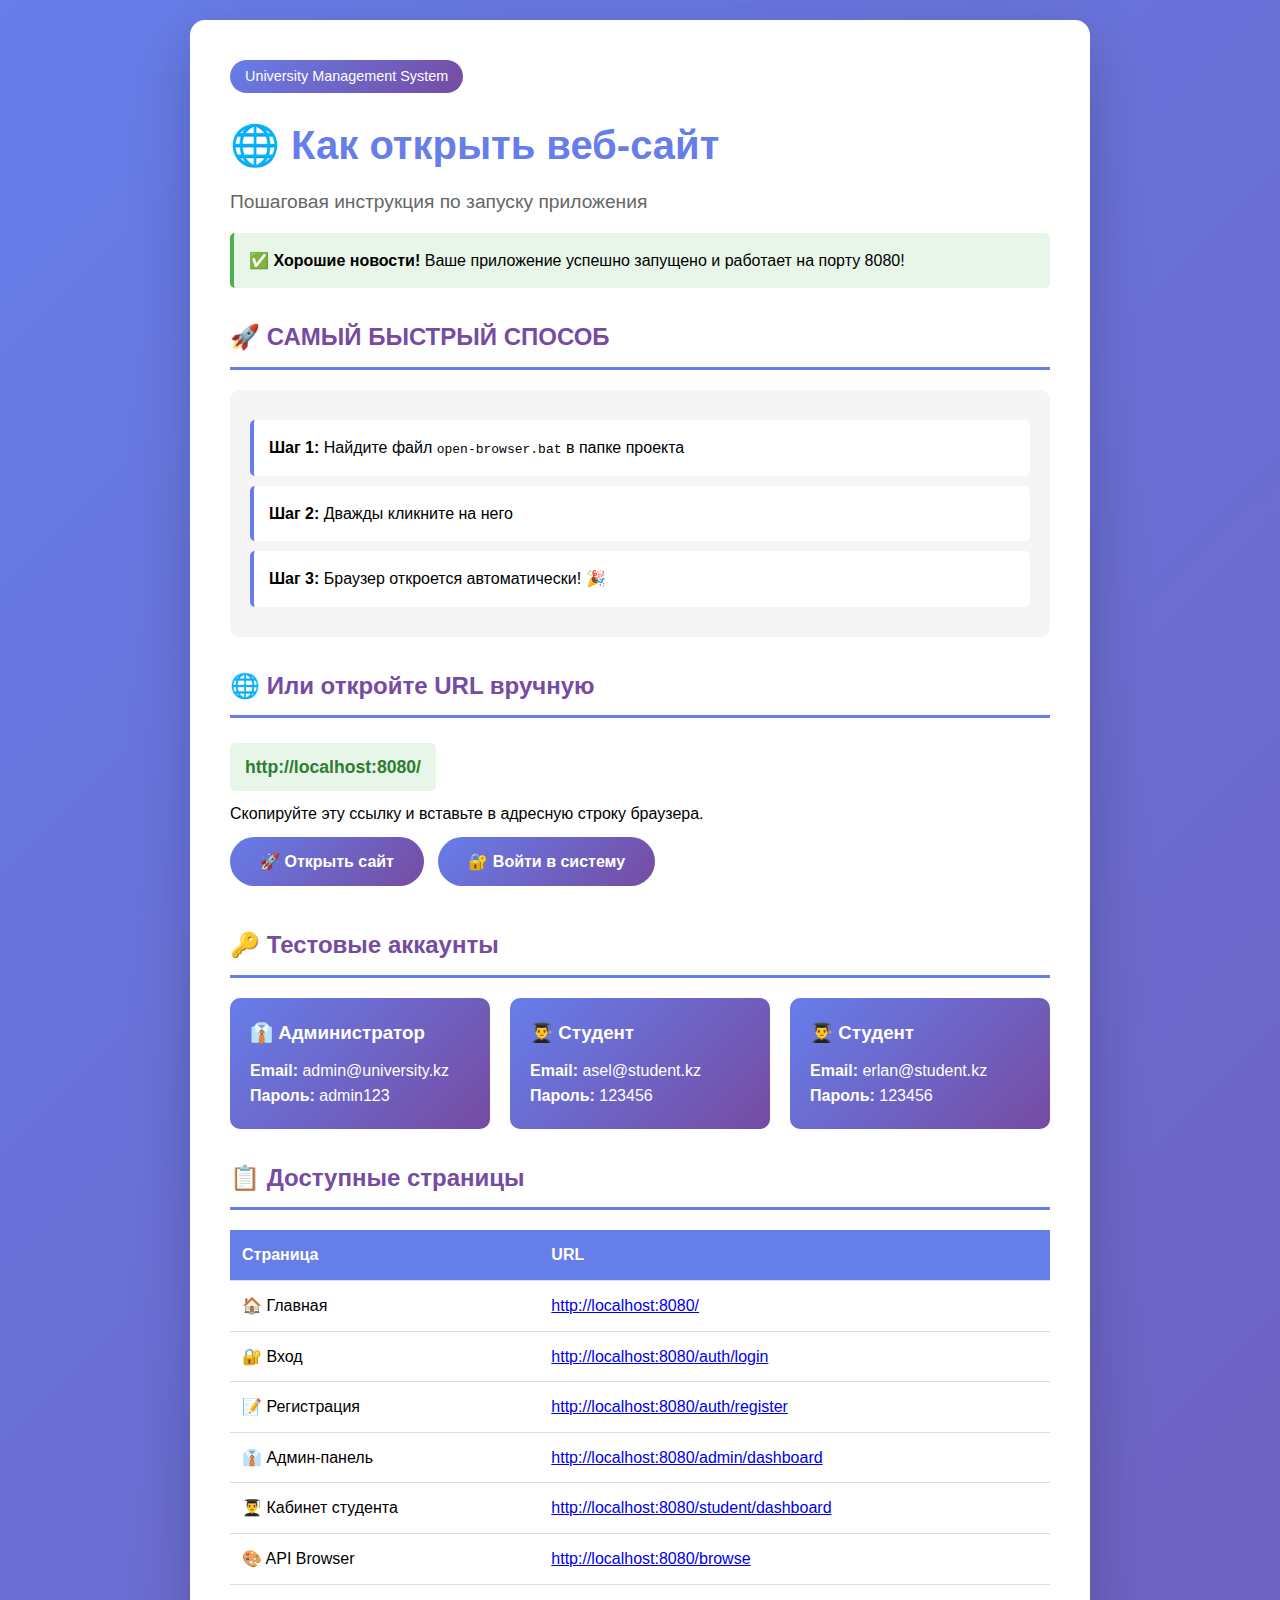
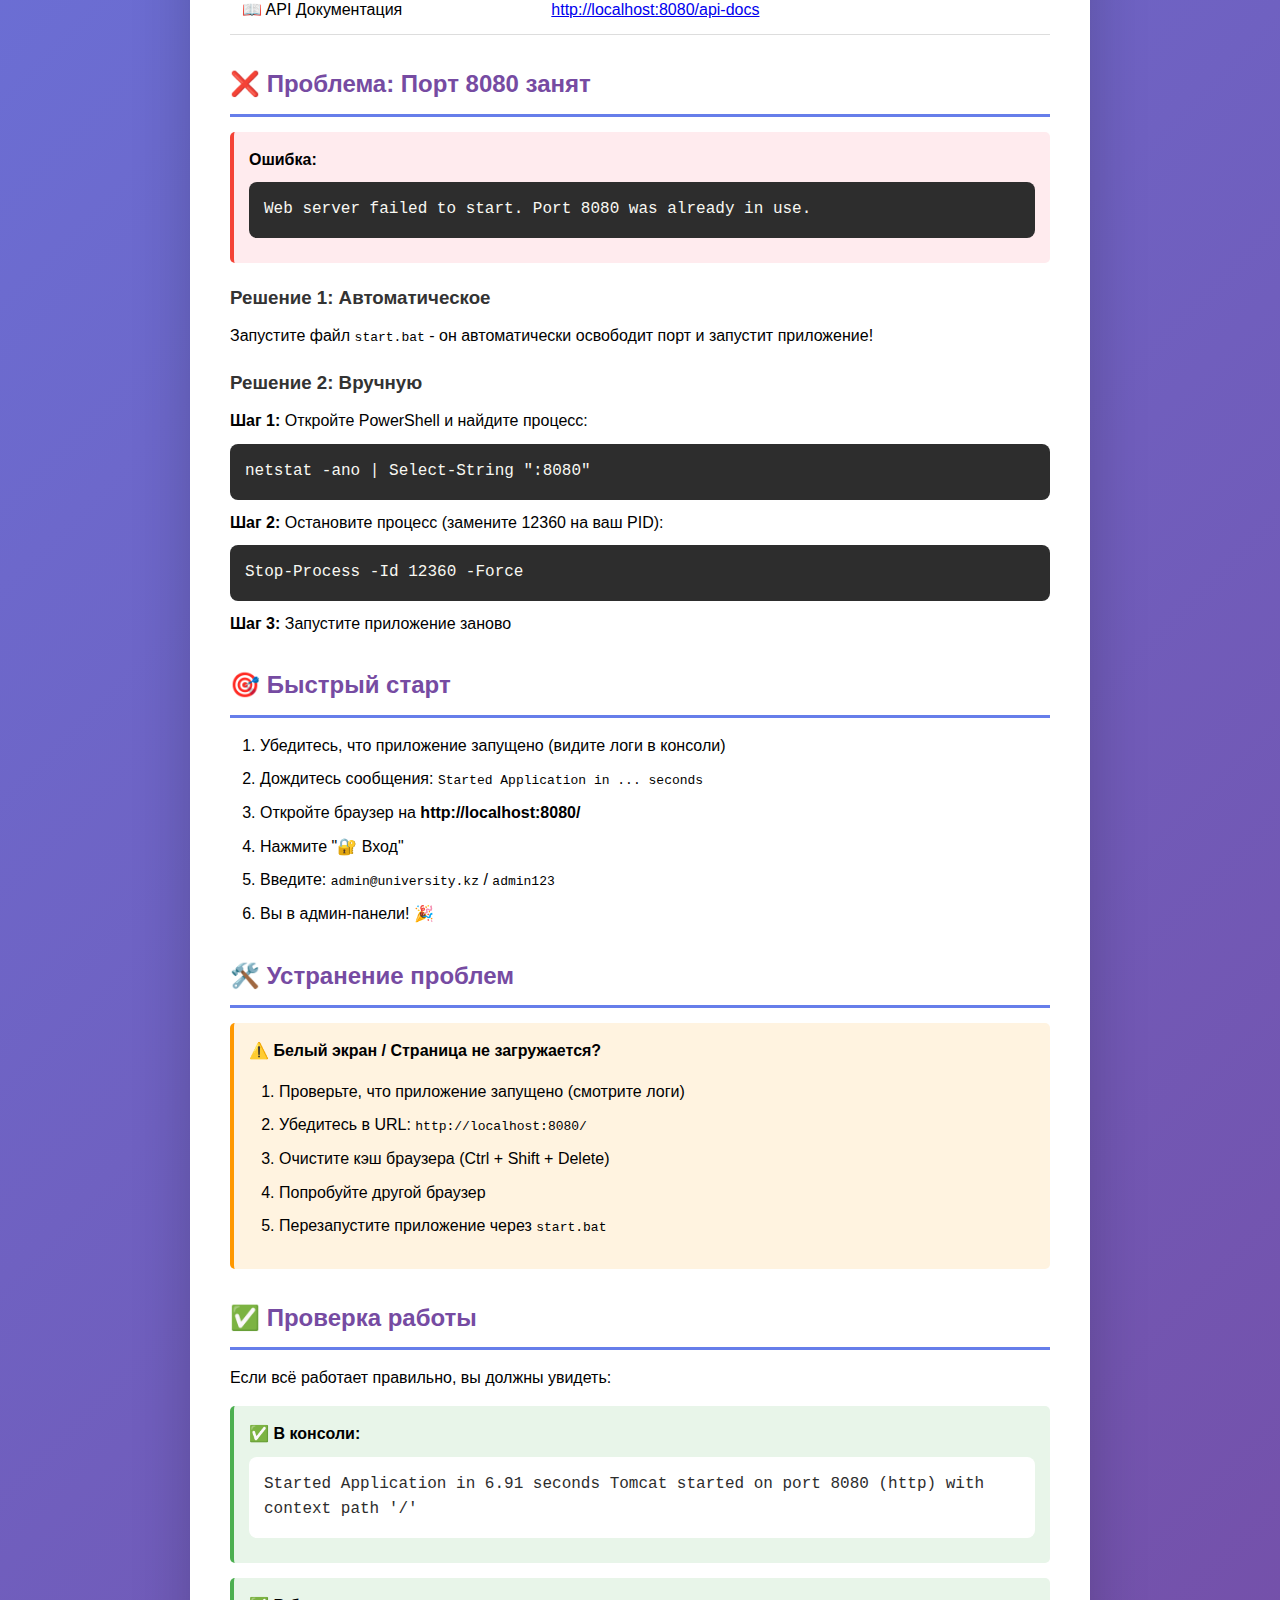
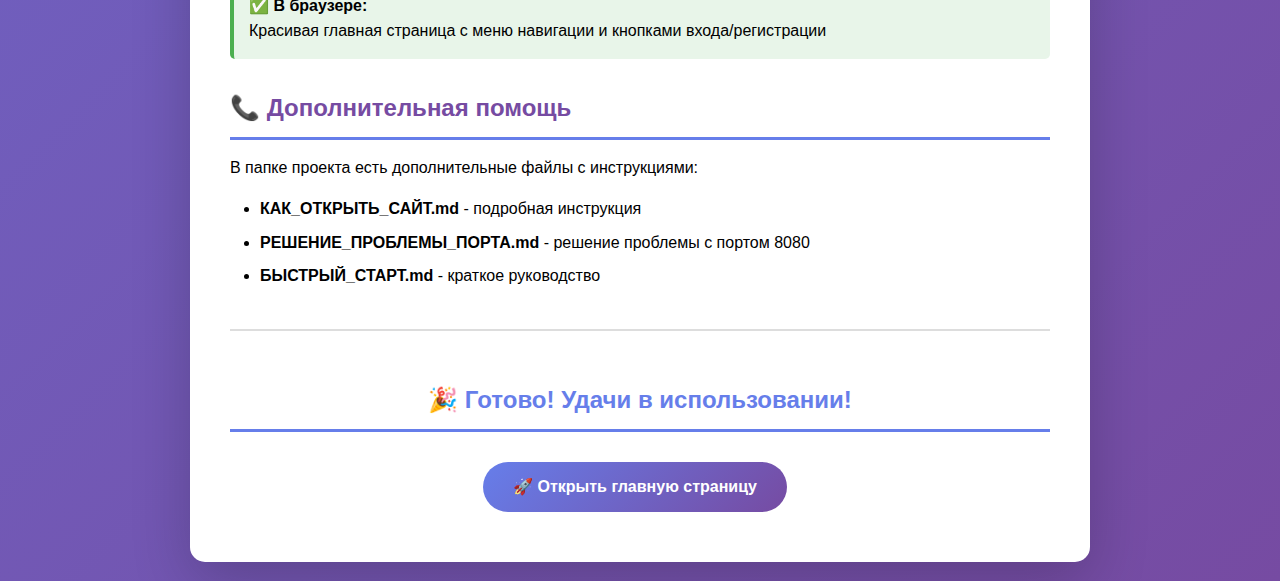
<file: КАК_ЗАПУСТИТЬ.html>
<!DOCTYPE html>
<html lang="ru">
<head>
    <meta charset="UTF-8">
    <meta name="viewport" content="width=device-width, initial-scale=1.0">
    <title>Как запустить сайт</title>
    <style>
        * {
            margin: 0;
            padding: 0;
            box-sizing: border-box;
        }

        body {
            font-family: 'Segoe UI', Tahoma, Geneva, Verdana, sans-serif;
            background: linear-gradient(135deg, #667eea 0%, #764ba2 100%);
            padding: 20px;
            line-height: 1.6;
        }

        .container {
            max-width: 900px;
            margin: 0 auto;
            background: white;
            border-radius: 15px;
            padding: 40px;
            box-shadow: 0 20px 60px rgba(0,0,0,0.2);
        }

        h1 {
            color: #667eea;
            margin-bottom: 10px;
            font-size: 2.5em;
        }

        h2 {
            color: #764ba2;
            margin-top: 30px;
            margin-bottom: 15px;
            border-bottom: 3px solid #667eea;
            padding-bottom: 10px;
        }

        h3 {
            color: #333;
            margin-top: 20px;
            margin-bottom: 10px;
        }

        .badge {
            background: linear-gradient(135deg, #667eea 0%, #764ba2 100%);
            color: white;
            padding: 5px 15px;
            border-radius: 20px;
            font-size: 0.9em;
            display: inline-block;
            margin-bottom: 20px;
        }

        .steps {
            background: #f5f5f5;
            padding: 20px;
            border-radius: 10px;
            margin: 20px 0;
        }

        .step {
            background: white;
            padding: 15px;
            margin: 10px 0;
            border-left: 4px solid #667eea;
            border-radius: 5px;
        }

        .code {
            background: #2d2d2d;
            color: #f8f8f2;
            padding: 15px;
            border-radius: 8px;
            font-family: 'Courier New', monospace;
            overflow-x: auto;
            margin: 10px 0;
        }

        .url {
            background: #e8f5e9;
            color: #2e7d32;
            padding: 10px 15px;
            border-radius: 5px;
            font-weight: bold;
            display: inline-block;
            margin: 10px 0;
            font-size: 1.1em;
        }

        .warning {
            background: #fff3e0;
            border-left: 4px solid #ff9800;
            padding: 15px;
            margin: 15px 0;
            border-radius: 5px;
        }

        .success {
            background: #e8f5e9;
            border-left: 4px solid #4caf50;
            padding: 15px;
            margin: 15px 0;
            border-radius: 5px;
        }

        .error {
            background: #ffebee;
            border-left: 4px solid #f44336;
            padding: 15px;
            margin: 15px 0;
            border-radius: 5px;
        }

        .btn {
            display: inline-block;
            padding: 12px 30px;
            background: linear-gradient(135deg, #667eea 0%, #764ba2 100%);
            color: white;
            text-decoration: none;
            border-radius: 25px;
            margin: 10px 10px 10px 0;
            font-weight: bold;
            transition: transform 0.2s;
        }

        .btn:hover {
            transform: translateY(-2px);
        }

        .accounts {
            display: grid;
            grid-template-columns: repeat(auto-fit, minmax(250px, 1fr));
            gap: 20px;
            margin: 20px 0;
        }

        .account {
            background: linear-gradient(135deg, #667eea 0%, #764ba2 100%);
            color: white;
            padding: 20px;
            border-radius: 10px;
        }

        .account h3 {
            color: white;
            margin: 0 0 10px 0;
        }

        table {
            width: 100%;
            border-collapse: collapse;
            margin: 20px 0;
        }

        th, td {
            padding: 12px;
            text-align: left;
            border-bottom: 1px solid #ddd;
        }

        th {
            background: #667eea;
            color: white;
        }

        tr:hover {
            background: #f5f5f5;
        }

        ul, ol {
            margin: 15px 0 15px 30px;
        }

        li {
            margin: 8px 0;
        }
    </style>
</head>
<body>
    <div class="container">
        <span class="badge">University Management System</span>
        <h1>🌐 Как открыть веб-сайт</h1>
        <p style="font-size: 1.2em; color: #666;">Пошаговая инструкция по запуску приложения</p>

        <div class="success">
            <strong>✅ Хорошие новости!</strong> Ваше приложение успешно запущено и работает на порту 8080!
        </div>

        <h2>🚀 САМЫЙ БЫСТРЫЙ СПОСОБ</h2>

        <div class="steps">
            <div class="step">
                <strong>Шаг 1:</strong> Найдите файл <code>open-browser.bat</code> в папке проекта
            </div>
            <div class="step">
                <strong>Шаг 2:</strong> Дважды кликните на него
            </div>
            <div class="step">
                <strong>Шаг 3:</strong> Браузер откроется автоматически! 🎉
            </div>
        </div>

        <h2>🌐 Или откройте URL вручную</h2>

        <div class="url">
            http://localhost:8080/
        </div>

        <p>Скопируйте эту ссылку и вставьте в адресную строку браузера.</p>

        <a href="http://localhost:8080/" class="btn" target="_blank">🚀 Открыть сайт</a>
        <a href="http://localhost:8080/auth/login" class="btn" target="_blank">🔐 Войти в систему</a>

        <h2>🔑 Тестовые аккаунты</h2>

        <div class="accounts">
            <div class="account">
                <h3>👔 Администратор</h3>
                <p><strong>Email:</strong> admin@university.kz</p>
                <p><strong>Пароль:</strong> admin123</p>
            </div>
            <div class="account">
                <h3>👨‍🎓 Студент</h3>
                <p><strong>Email:</strong> asel@student.kz</p>
                <p><strong>Пароль:</strong> 123456</p>
            </div>
            <div class="account">
                <h3>👨‍🎓 Студент</h3>
                <p><strong>Email:</strong> erlan@student.kz</p>
                <p><strong>Пароль:</strong> 123456</p>
            </div>
        </div>

        <h2>📋 Доступные страницы</h2>

        <table>
            <thead>
                <tr>
                    <th>Страница</th>
                    <th>URL</th>
                </tr>
            </thead>
            <tbody>
                <tr>
                    <td>🏠 Главная</td>
                    <td><a href="http://localhost:8080/">http://localhost:8080/</a></td>
                </tr>
                <tr>
                    <td>🔐 Вход</td>
                    <td><a href="http://localhost:8080/auth/login">http://localhost:8080/auth/login</a></td>
                </tr>
                <tr>
                    <td>📝 Регистрация</td>
                    <td><a href="http://localhost:8080/auth/register">http://localhost:8080/auth/register</a></td>
                </tr>
                <tr>
                    <td>👔 Админ-панель</td>
                    <td><a href="http://localhost:8080/admin/dashboard">http://localhost:8080/admin/dashboard</a></td>
                </tr>
                <tr>
                    <td>👨‍🎓 Кабинет студента</td>
                    <td><a href="http://localhost:8080/student/dashboard">http://localhost:8080/student/dashboard</a></td>
                </tr>
                <tr>
                    <td>🎨 API Browser</td>
                    <td><a href="http://localhost:8080/browse">http://localhost:8080/browse</a></td>
                </tr>
                <tr>
                    <td>📖 API Документация</td>
                    <td><a href="http://localhost:8080/api-docs">http://localhost:8080/api-docs</a></td>
                </tr>
            </tbody>
        </table>

        <h2>❌ Проблема: Порт 8080 занят</h2>

        <div class="error">
            <strong>Ошибка:</strong>
            <div class="code" style="margin-top: 10px;">
Web server failed to start. Port 8080 was already in use.
            </div>
        </div>

        <h3>Решение 1: Автоматическое</h3>
        <p>Запустите файл <code>start.bat</code> - он автоматически освободит порт и запустит приложение!</p>

        <h3>Решение 2: Вручную</h3>
        <p><strong>Шаг 1:</strong> Откройте PowerShell и найдите процесс:</p>
        <div class="code">
netstat -ano | Select-String ":8080"
        </div>

        <p><strong>Шаг 2:</strong> Остановите процесс (замените 12360 на ваш PID):</p>
        <div class="code">
Stop-Process -Id 12360 -Force
        </div>

        <p><strong>Шаг 3:</strong> Запустите приложение заново</p>

        <h2>🎯 Быстрый старт</h2>

        <ol>
            <li>Убедитесь, что приложение запущено (видите логи в консоли)</li>
            <li>Дождитесь сообщения: <code>Started Application in ... seconds</code></li>
            <li>Откройте браузер на <strong>http://localhost:8080/</strong></li>
            <li>Нажмите "🔐 Вход"</li>
            <li>Введите: <code>admin@university.kz</code> / <code>admin123</code></li>
            <li>Вы в админ-панели! 🎉</li>
        </ol>

        <h2>🛠️ Устранение проблем</h2>

        <div class="warning">
            <strong>⚠️ Белый экран / Страница не загружается?</strong>
            <ol>
                <li>Проверьте, что приложение запущено (смотрите логи)</li>
                <li>Убедитесь в URL: <code>http://localhost:8080/</code></li>
                <li>Очистите кэш браузера (Ctrl + Shift + Delete)</li>
                <li>Попробуйте другой браузер</li>
                <li>Перезапустите приложение через <code>start.bat</code></li>
            </ol>
        </div>

        <h2>✅ Проверка работы</h2>

        <p>Если всё работает правильно, вы должны увидеть:</p>

        <div class="success">
            <strong>✅ В консоли:</strong>
            <div class="code" style="margin-top: 10px; background: white; color: #2d2d2d;">
Started Application in 6.91 seconds
Tomcat started on port 8080 (http) with context path '/'
            </div>
        </div>

        <div class="success" style="margin-top: 15px;">
            <strong>✅ В браузере:</strong><br>
            Красивая главная страница с меню навигации и кнопками входа/регистрации
        </div>

        <h2>📞 Дополнительная помощь</h2>

        <p>В папке проекта есть дополнительные файлы с инструкциями:</p>
        <ul>
            <li><strong>КАК_ОТКРЫТЬ_САЙТ.md</strong> - подробная инструкция</li>
            <li><strong>РЕШЕНИЕ_ПРОБЛЕМЫ_ПОРТА.md</strong> - решение проблемы с портом 8080</li>
            <li><strong>БЫСТРЫЙ_СТАРТ.md</strong> - краткое руководство</li>
        </ul>

        <div style="text-align: center; margin-top: 40px; padding-top: 20px; border-top: 2px solid #ddd;">
            <h2 style="color: #667eea; margin-bottom: 20px;">🎉 Готово! Удачи в использовании!</h2>
            <a href="http://localhost:8080/" class="btn" target="_blank">🚀 Открыть главную страницу</a>
        </div>
    </div>
</body>
</html>
</file>
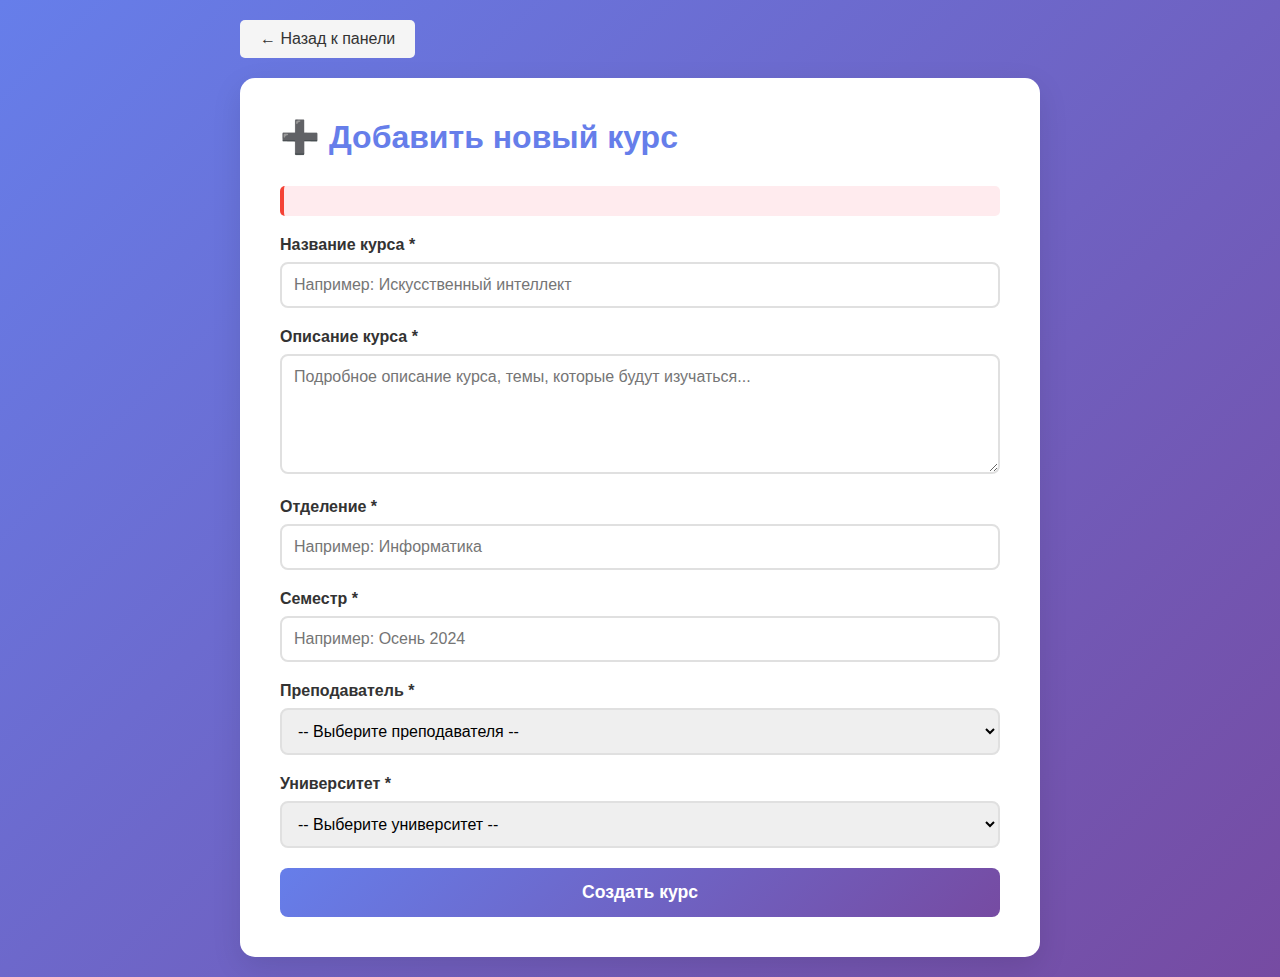
<file: src/main/resources/templates/admin-course-form.html>
<!DOCTYPE html>
<html lang="ru" xmlns:th="http://www.thymeleaf.org">
<head>
    <meta charset="UTF-8">
    <meta name="viewport" content="width=device-width, initial-scale=1.0">
    <title>Добавить курс - Админ-панель</title>
    <style>
        * { margin: 0; padding: 0; box-sizing: border-box; }
        body {
            font-family: 'Segoe UI', Tahoma, Geneva, Verdana, sans-serif;
            background: linear-gradient(135deg, #667eea 0%, #764ba2 100%);
            min-height: 100vh;
            padding: 20px;
        }
        .container { max-width: 800px; margin: 0 auto; }
        .form-container {
            background: white;
            padding: 40px;
            border-radius: 15px;
            box-shadow: 0 10px 30px rgba(0,0,0,0.1);
        }
        h1 {
            color: #667eea;
            margin-bottom: 30px;
        }
        .form-group {
            margin-bottom: 20px;
        }
        .form-group label {
            display: block;
            margin-bottom: 8px;
            color: #333;
            font-weight: 600;
        }
        .form-group input,
        .form-group select,
        .form-group textarea {
            width: 100%;
            padding: 12px;
            border: 2px solid #e0e0e0;
            border-radius: 8px;
            font-size: 1em;
            font-family: inherit;
        }
        .form-group textarea {
            min-height: 120px;
            resize: vertical;
        }
        .form-group input:focus,
        .form-group select:focus,
        .form-group textarea:focus {
            outline: none;
            border-color: #667eea;
        }
        .btn-submit {
            width: 100%;
            padding: 14px;
            background: linear-gradient(135deg, #667eea 0%, #764ba2 100%);
            color: white;
            border: none;
            border-radius: 8px;
            font-size: 1.1em;
            font-weight: 600;
            cursor: pointer;
            transition: transform 0.2s;
        }
        .btn-submit:hover {
            transform: translateY(-2px);
        }
        .btn-back {
            display: inline-block;
            margin-bottom: 20px;
            padding: 10px 20px;
            background: #f5f5f5;
            color: #333;
            text-decoration: none;
            border-radius: 5px;
        }
        .alert-error {
            padding: 15px;
            background: #ffebee;
            color: #c62828;
            border-left: 4px solid #f44336;
            border-radius: 5px;
            margin-bottom: 20px;
        }
    </style>
</head>
<body>
    <div class="container">
        <a href="/admin/dashboard" class="btn-back">← Назад к панели</a>

        <div class="form-container">
            <h1>➕ Добавить новый курс</h1>

            <div th:if="${error}" class="alert-error">
                <span th:text="${error}"></span>
            </div>

            <form method="post" action="/admin/courses">
                <div class="form-group">
                    <label for="title">Название курса *</label>
                    <input type="text"
                           id="title"
                           name="title"
                           required
                           placeholder="Например: Искусственный интеллект">
                </div>

                <div class="form-group">
                    <label for="description">Описание курса *</label>
                    <textarea id="description"
                              name="description"
                              required
                              placeholder="Подробное описание курса, темы, которые будут изучаться..."></textarea>
                </div>

                <div class="form-group">
                    <label for="department">Отделение *</label>
                    <input type="text"
                           id="department"
                           name="department"
                           required
                           placeholder="Например: Информатика">
                </div>

                <div class="form-group">
                    <label for="semester">Семестр *</label>
                    <input type="text"
                           id="semester"
                           name="semester"
                           required
                           placeholder="Например: Осень 2024">
                </div>

                <div class="form-group">
                    <label for="professorId">Преподаватель *</label>
                    <select id="professorId" name="professorId" required>
                        <option value="">-- Выберите преподавателя --</option>
                        <option th:each="prof : ${professors}"
                                th:value="${prof.id}"
                                th:text="${prof.name + ' (' + prof.department + ')'}">
                        </option>
                    </select>
                </div>

                <div class="form-group">
                    <label for="universityId">Университет *</label>
                    <select id="universityId" name="universityId" required>
                        <option value="">-- Выберите университет --</option>
                        <option th:each="uni : ${universities}"
                                th:value="${uni.id}"
                                th:text="${uni.name}">
                        </option>
                    </select>
                </div>

                <button type="submit" class="btn-submit">Создать курс</button>
            </form>
        </div>
    </div>
</body>
</html>
</file>
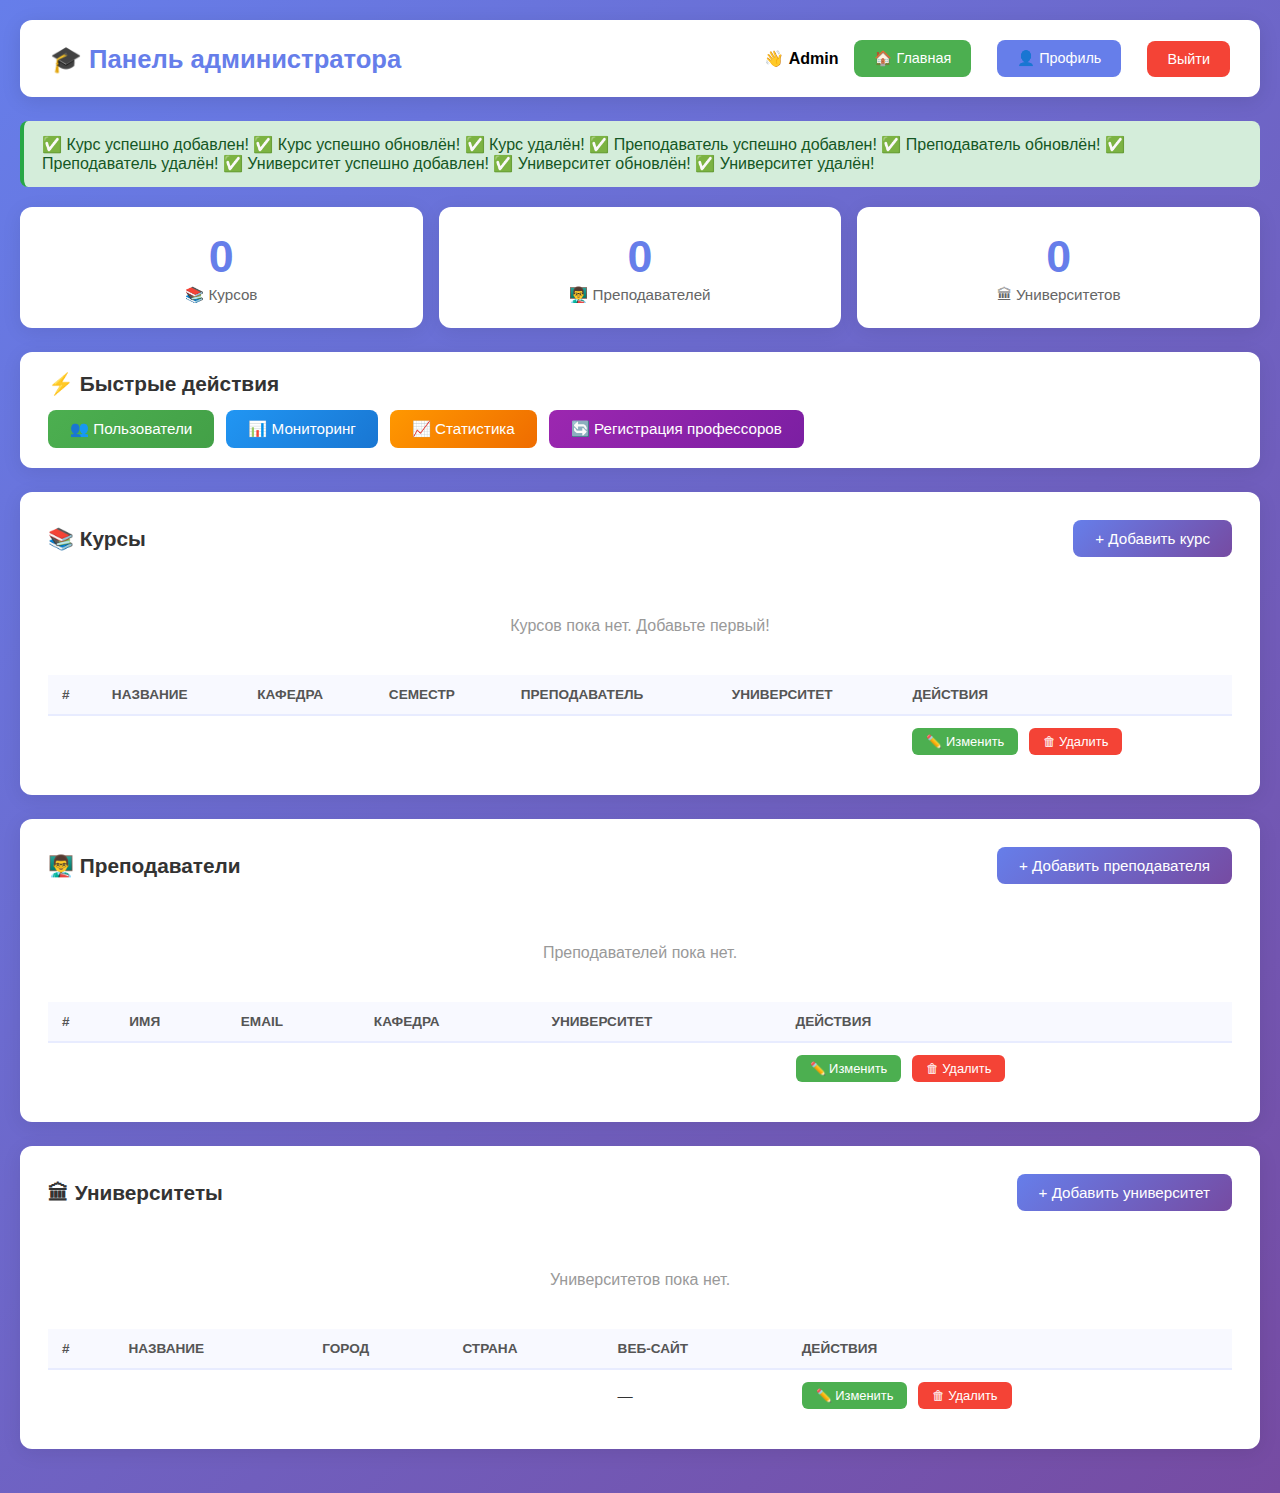
<file: src/main/resources/templates/admin-dashboard.html>
<!DOCTYPE html>
<html lang="ru" xmlns:th="http://www.thymeleaf.org">
<head>
    <meta charset="UTF-8">
    <meta name="viewport" content="width=device-width, initial-scale=1.0">
    <title>Админ-панель</title>
    <style>
        * { margin: 0; padding: 0; box-sizing: border-box; }
        body { font-family: 'Segoe UI', sans-serif; background: linear-gradient(135deg, #667eea 0%, #764ba2 100%); min-height: 100vh; padding: 20px; }
        .container { max-width: 1400px; margin: 0 auto; }
        .header { background: white; padding: 20px 30px; border-radius: 12px; margin-bottom: 24px; display: flex; justify-content: space-between; align-items: center; box-shadow: 0 4px 20px rgba(0,0,0,0.1); }
        .header h1 { color: #667eea; font-size: 1.6em; }
        .btn-home { padding: 10px 20px; background: #4CAF50; color: white; border: none; border-radius: 8px; cursor: pointer; text-decoration: none; font-size: 0.9em; margin-right: 10px; }
        .btn-home:hover { background: #45a049; }
        .btn-profile { padding: 10px 20px; background: #667eea; color: white; border: none; border-radius: 8px; cursor: pointer; text-decoration: none; font-size: 0.9em; margin-right: 10px; }
        .btn-profile:hover { background: #5568d3; }
        .btn-logout { padding: 10px 20px; background: #f44336; color: white; border: none; border-radius: 8px; cursor: pointer; text-decoration: none; font-size: 0.9em; }
        .btn-logout:hover { background: #d32f2f; }
        .stats { display: grid; grid-template-columns: repeat(auto-fit, minmax(180px, 1fr)); gap: 16px; margin-bottom: 24px; }
        .stat-card { background: white; padding: 24px; border-radius: 12px; text-align: center; box-shadow: 0 4px 20px rgba(0,0,0,0.08); }
        .stat-number { font-size: 2.8em; font-weight: 700; color: #667eea; }
        .stat-label { color: #666; margin-top: 4px; font-size: 0.95em; }
        .section { background: white; padding: 28px; border-radius: 12px; box-shadow: 0 4px 20px rgba(0,0,0,0.08); margin-bottom: 24px; }
        .section-header { display: flex; justify-content: space-between; align-items: center; margin-bottom: 20px; }
        .section-header h2 { color: #333; font-size: 1.3em; }
        .btn-add { padding: 10px 22px; background: linear-gradient(135deg, #667eea, #764ba2); color: white; border: none; border-radius: 8px; cursor: pointer; font-size: 0.95em; text-decoration: none; display: inline-block; transition: transform 0.2s; }
        .btn-add:hover { transform: translateY(-2px); }
        table { width: 100%; border-collapse: collapse; }
        th { background: #f8f9ff; padding: 12px 14px; text-align: left; font-weight: 600; color: #555; font-size: 0.85em; text-transform: uppercase; border-bottom: 2px solid #e8ecff; }
        td { padding: 12px 14px; border-bottom: 1px solid #f0f0f0; color: #333; font-size: 0.95em; }
        tr:last-child td { border-bottom: none; }
        tr:hover td { background: #fafbff; }
        .btn-edit { padding: 6px 14px; background: #4CAF50; color: white; border: none; border-radius: 6px; cursor: pointer; text-decoration: none; font-size: 0.85em; margin-right: 6px; display: inline-block; }
        .btn-delete { padding: 6px 14px; background: #f44336; color: white; border: none; border-radius: 6px; cursor: pointer; font-size: 0.85em; }
        .alert { padding: 14px 18px; border-radius: 8px; margin-bottom: 20px; font-weight: 500; }
        .alert-success { background: #d4edda; color: #155724; border-left: 4px solid #28a745; }
        .badge { display: inline-block; padding: 3px 10px; border-radius: 20px; font-size: 0.78em; font-weight: 600; }
        .badge-active { background: #d4edda; color: #155724; }
        .empty { text-align: center; padding: 40px; color: #999; }
    </style>
</head>
<body>
<div class="container">

    <!-- Header -->
    <div class="header">
        <h1>🎓 Панель администратора</h1>
        <div style="display:flex; align-items:center; gap:16px;">
            <span>👋 <strong th:text="${userName}">Admin</strong></span>
            <a href="/" class="btn-home">🏠 Главная</a>
            <a href="/profile" class="btn-profile">👤 Профиль</a>
            <a href="/auth/logout" class="btn-logout">Выйти</a>
        </div>
    </div>

    <!-- Alerts -->
    <div th:if="${param.success}" class="alert alert-success">
        <span th:if="${param.success[0] == 'course_created'}">✅ Курс успешно добавлен!</span>
        <span th:if="${param.success[0] == 'course_updated'}">✅ Курс успешно обновлён!</span>
        <span th:if="${param.success[0] == 'course_deleted'}">✅ Курс удалён!</span>
        <span th:if="${param.success[0] == 'professor_created'}">✅ Преподаватель успешно добавлен!</span>
        <span th:if="${param.success[0] == 'professor_updated'}">✅ Преподаватель обновлён!</span>
        <span th:if="${param.success[0] == 'professor_deleted'}">✅ Преподаватель удалён!</span>
        <span th:if="${param.success[0] == 'university_created'}">✅ Университет успешно добавлен!</span>
        <span th:if="${param.success[0] == 'university_updated'}">✅ Университет обновлён!</span>
        <span th:if="${param.success[0] == 'university_deleted'}">✅ Университет удалён!</span>
    </div>

    <!-- Stats -->
    <div class="stats">
        <div class="stat-card">
            <div class="stat-number" th:text="${#lists.size(courses)}">0</div>
            <div class="stat-label">📚 Курсов</div>
        </div>
        <div class="stat-card">
            <div class="stat-number" th:text="${#lists.size(professors)}">0</div>
            <div class="stat-label">👨‍🏫 Преподавателей</div>
        </div>
        <div class="stat-card">
            <div class="stat-number" th:text="${#lists.size(universities)}">0</div>
            <div class="stat-label">🏛 Университетов</div>
        </div>
    </div>

    <!-- ── БЫСТРЫЕ ССЫЛКИ ── -->
    <div class="section" style="padding: 20px 28px;">
        <div class="section-header" style="margin-bottom: 14px;">
            <h2>⚡ Быстрые действия</h2>
        </div>
        <div style="display: flex; gap: 12px; flex-wrap: wrap;">
            <a href="/admin/users" class="btn-add" style="background: linear-gradient(135deg, #4CAF50, #43a047);">👥 Пользователи</a>
            <a href="/admin/professors/monitor" class="btn-add" style="background: linear-gradient(135deg, #2196F3, #1976D2);">📊 Мониторинг</a>
            <a href="/admin/statistics" class="btn-add" style="background: linear-gradient(135deg, #ff9800, #ef6c00);">📈 Статистика</a>
            <a href="/admin/professors/register-all" class="btn-add" style="background: linear-gradient(135deg, #9c27b0, #7b1fa2);" onclick="return confirm('Создать аккаунты для всех профессоров?')">🔄 Регистрация профессоров</a>
        </div>
    </div>

    <!-- ── КУРСЫ ── -->
    <div class="section">
        <div class="section-header">
            <h2>📚 Курсы</h2>
            <a href="/admin/courses/new" class="btn-add">+ Добавить курс</a>
        </div>
        <div th:if="${#lists.isEmpty(courses)}" class="empty">Курсов пока нет. Добавьте первый!</div>
        <table th:unless="${#lists.isEmpty(courses)}">
            <thead>
                <tr>
                    <th>#</th>
                    <th>Название</th>
                    <th>Кафедра</th>
                    <th>Семестр</th>
                    <th>Преподаватель</th>
                    <th>Университет</th>
                    <th>Действия</th>
                </tr>
            </thead>
            <tbody>
                <tr th:each="c : ${courses}">
                    <td th:text="${c.id}"></td>
                    <td><strong th:text="${c.title}"></strong></td>
                    <td th:text="${c.department}"></td>
                    <td th:text="${c.semester}"></td>
                    <td th:text="${c.professor != null ? c.professor.name : '—'}"></td>
                    <td th:text="${c.university != null ? c.university.name : '—'}"></td>
                    <td>
                        <a th:href="@{/admin/courses/edit/{id}(id=${c.id})}" class="btn-edit">✏️ Изменить</a>
                        <form th:action="@{/admin/courses/delete/{id}(id=${c.id})}" method="post" style="display:inline;">
                            <button type="submit" class="btn-delete" onclick="return confirm('Удалить курс?')">🗑 Удалить</button>
                        </form>
                    </td>
                </tr>
            </tbody>
        </table>
    </div>

    <!-- ── ПРЕПОДАВАТЕЛИ ── -->
    <div class="section">
        <div class="section-header">
            <h2>👨‍🏫 Преподаватели</h2>
            <a href="/admin/professors/new" class="btn-add">+ Добавить преподавателя</a>
        </div>
        <div th:if="${#lists.isEmpty(professors)}" class="empty">Преподавателей пока нет.</div>
        <table th:unless="${#lists.isEmpty(professors)}">
            <thead>
                <tr>
                    <th>#</th>
                    <th>Имя</th>
                    <th>Email</th>
                    <th>Кафедра</th>
                    <th>Университет</th>
                    <th>Действия</th>
                </tr>
            </thead>
            <tbody>
                <tr th:each="p : ${professors}">
                    <td th:text="${p.id}"></td>
                    <td><strong th:text="${p.name}"></strong></td>
                    <td th:text="${p.email}"></td>
                    <td th:text="${p.department}"></td>
                    <td th:text="${p.university != null ? p.university.name : '—'}"></td>
                    <td>
                        <a th:href="@{/admin/professors/edit/{id}(id=${p.id})}" class="btn-edit">✏️ Изменить</a>
                        <form th:action="@{/admin/professors/delete/{id}(id=${p.id})}" method="post" style="display:inline;">
                            <button type="submit" class="btn-delete" onclick="return confirm('Удалить преподавателя?')">🗑 Удалить</button>
                        </form>
                    </td>
                </tr>
            </tbody>
        </table>
    </div>

    <!-- ── УНИВЕРСИТЕТЫ ── -->
    <div class="section">
        <div class="section-header">
            <h2>🏛 Университеты</h2>
            <a href="/admin/universities/new" class="btn-add">+ Добавить университет</a>
        </div>
        <div th:if="${#lists.isEmpty(universities)}" class="empty">Университетов пока нет.</div>
        <table th:unless="${#lists.isEmpty(universities)}">
            <thead>
                <tr>
                    <th>#</th>
                    <th>Название</th>
                    <th>Город</th>
                    <th>Страна</th>
                    <th>Веб-сайт</th>
                    <th>Действия</th>
                </tr>
            </thead>
            <tbody>
                <tr th:each="u : ${universities}">
                    <td th:text="${u.id}"></td>
                    <td><strong th:text="${u.name}"></strong></td>
                    <td th:text="${u.city != null ? u.city : '—'}"></td>
                    <td th:text="${u.country != null ? u.country : '—'}"></td>
                    <td>
                        <a th:if="${u.website != null}" th:href="${u.website}" target="_blank" th:text="${u.website}"></a>
                        <span th:unless="${u.website != null}">—</span>
                    </td>
                    <td>
                        <a th:href="@{/admin/universities/edit/{id}(id=${u.id})}" class="btn-edit">✏️ Изменить</a>
                        <form th:action="@{/admin/universities/delete/{id}(id=${u.id})}" method="post" style="display:inline;">
                            <button type="submit" class="btn-delete" onclick="return confirm('Удалить университет?')">🗑 Удалить</button>
                        </form>
                    </td>
                </tr>
            </tbody>
        </table>
    </div>

</div>
</body>
</html>
</file>
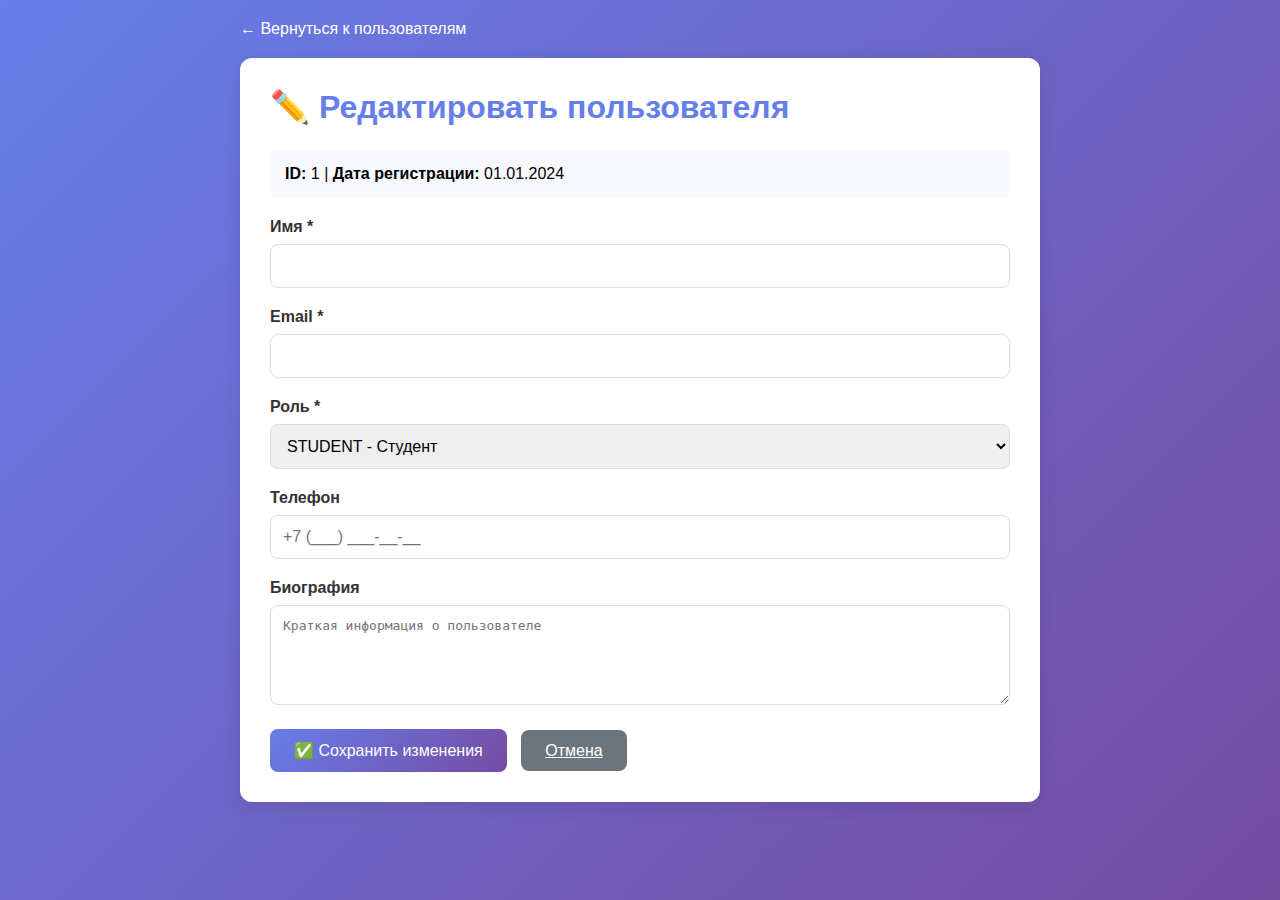
<file: src/main/resources/templates/admin-edit-user.html>
<!DOCTYPE html>
<html lang="ru" xmlns:th="http://www.thymeleaf.org">
<head>
    <meta charset="UTF-8">
    <title>Редактировать пользователя</title>
    <style>
        * { margin: 0; padding: 0; box-sizing: border-box; }
        body { font-family: 'Segoe UI', sans-serif; background: linear-gradient(135deg, #667eea 0%, #764ba2 100%); min-height: 100vh; padding: 20px; }
        .container { max-width: 800px; margin: 0 auto; }
        .back-link { display: inline-block; margin-bottom: 20px; color: white; text-decoration: none; }
        .card { background: white; padding: 30px; border-radius: 12px; box-shadow: 0 4px 20px rgba(0,0,0,0.1); }
        h1 { color: #667eea; margin-bottom: 24px; }
        .form-group { margin-bottom: 20px; }
        label { display: block; color: #333; font-weight: 600; margin-bottom: 8px; }
        input, select, textarea { width: 100%; padding: 12px; border: 1px solid #ddd; border-radius: 8px; font-size: 1em; }
        textarea { min-height: 100px; resize: vertical; }
        .btn { padding: 12px 24px; border: none; border-radius: 8px; cursor: pointer; font-size: 1em; margin-right: 10px; }
        .btn-primary { background: linear-gradient(135deg, #667eea, #764ba2); color: white; }
        .btn-secondary { background: #6c757d; color: white; }
        .user-info { background: #f8f9ff; padding: 15px; border-radius: 8px; margin-bottom: 20px; }
    </style>
</head>
<body>
<div class="container">
    <a href="/admin/users" class="back-link">← Вернуться к пользователям</a>

    <div class="card">
        <h1>✏️ Редактировать пользователя</h1>

        <div class="user-info">
            <strong>ID:</strong> <span th:text="${user.id}">1</span> |
            <strong>Дата регистрации:</strong> <span th:text="${#temporals.format(user.registrationDate, 'dd.MM.yyyy HH:mm')}">01.01.2024</span>
        </div>

        <form th:action="@{/admin/users/{id}/update(id=${user.id})}" method="post">
            <div class="form-group">
                <label for="name">Имя *</label>
                <input type="text" id="name" name="name" th:value="${user.name}" required>
            </div>

            <div class="form-group">
                <label for="email">Email *</label>
                <input type="email" id="email" name="email" th:value="${user.email}" required>
            </div>

            <div class="form-group">
                <label for="role">Роль *</label>
                <select id="role" name="role" required>
                    <option value="STUDENT" th:selected="${user.role == 'STUDENT'}">STUDENT - Студент</option>
                    <option value="PROFESSOR" th:selected="${user.role == 'PROFESSOR'}">PROFESSOR - Профессор</option>
                    <option value="ADMIN" th:selected="${user.role == 'ADMIN'}">ADMIN - Администратор</option>
                </select>
            </div>

            <div class="form-group">
                <label for="phoneNumber">Телефон</label>
                <input type="tel" id="phoneNumber" name="phoneNumber" th:value="${user.phoneNumber}" placeholder="+7 (___) ___-__-__">
            </div>

            <div class="form-group">
                <label for="bio">Биография</label>
                <textarea id="bio" name="bio" th:text="${user.bio}" placeholder="Краткая информация о пользователе"></textarea>
            </div>

            <div>
                <button type="submit" class="btn btn-primary">✅ Сохранить изменения</button>
                <a href="/admin/users" class="btn btn-secondary">Отмена</a>
            </div>
        </form>
    </div>
</div>
</body>
</html>
</file>
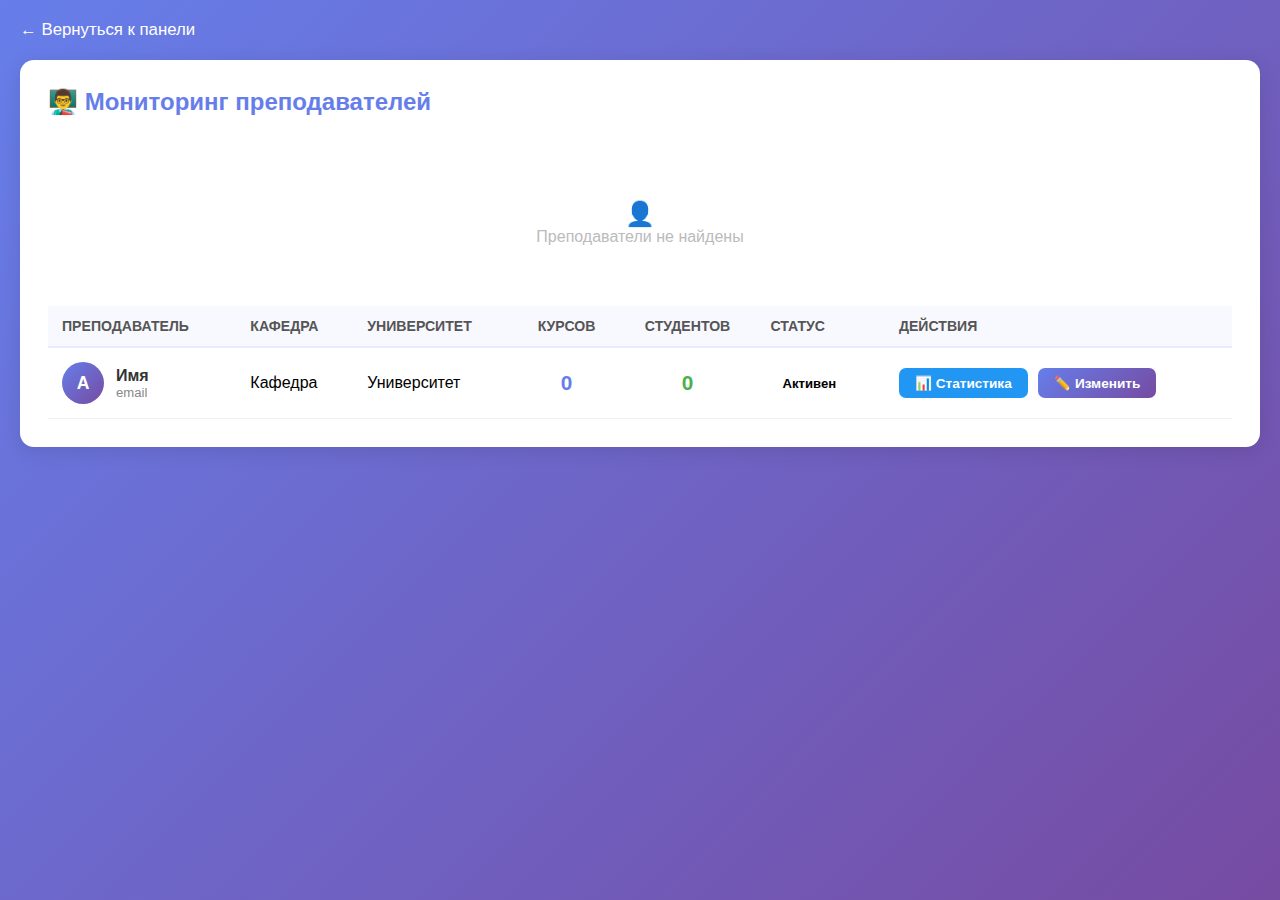
<file: src/main/resources/templates/admin-monitor-professors.html>
<!DOCTYPE html>
<html lang="ru" xmlns:th="http://www.thymeleaf.org">
<head>
    <meta charset="UTF-8">
    <title>Мониторинг преподавателей</title>
    <style>
        * { margin: 0; padding: 0; box-sizing: border-box; }
        body { font-family: 'Segoe UI', sans-serif; background: linear-gradient(135deg, #667eea 0%, #764ba2 100%); min-height: 100vh; padding: 20px; }
        .container { max-width: 1300px; margin: 0 auto; }
        .back-link { display: inline-block; margin-bottom: 20px; color: white; text-decoration: none; font-size: 1.05em; }
        .back-link:hover { text-decoration: underline; }
        .card { background: white; border-radius: 14px; padding: 28px; box-shadow: 0 4px 20px rgba(0,0,0,0.1); }
        h1 { color: #667eea; font-size: 1.5em; margin-bottom: 24px; }
        table { width: 100%; border-collapse: collapse; }
        th { background: #f8f9ff; padding: 12px 14px; text-align: left; font-weight: 600; color: #555; font-size: 0.88em; text-transform: uppercase; border-bottom: 2px solid #e8ecff; }
        td { padding: 14px; border-bottom: 1px solid #f0f0f0; vertical-align: middle; }
        tr:hover td { background: #fafbff; }
        .prof-info { display: flex; align-items: center; gap: 12px; }
        .avatar { width: 42px; height: 42px; border-radius: 50%; background: linear-gradient(135deg, #667eea, #764ba2); color: white; display: flex; align-items: center; justify-content: center; font-size: 1.1em; font-weight: 700; flex-shrink: 0; }
        .prof-name { font-weight: 600; color: #333; }
        .prof-email { font-size: 0.82em; color: #888; }
        .badge { display: inline-block; padding: 4px 12px; border-radius: 20px; font-size: 0.82em; font-weight: 600; }
        .badge-active { background: #e8f5e9; color: #2e7d32; }
        .badge-inactive { background: #f5f5f5; color: #757575; }
        .stat-num { font-size: 1.3em; font-weight: 800; color: #667eea; }
        .stat-num.green { color: #4CAF50; }
        .btn { padding: 7px 16px; border-radius: 7px; text-decoration: none; font-size: 0.85em; font-weight: 600; display: inline-block; border: none; cursor: pointer; }
        .btn-primary { background: linear-gradient(135deg, #667eea, #764ba2); color: white; }
        .btn-info { background: #2196F3; color: white; }
        .empty { text-align: center; padding: 60px; color: #bbb; }
    </style>
</head>
<body>
<div class="container">
    <a href="/admin/dashboard" class="back-link">← Вернуться к панели</a>

    <div class="card">
        <h1>👨‍🏫 Мониторинг преподавателей</h1>

        <div th:if="${#lists.isEmpty(professors)}" class="empty">
            <p style="font-size:1.5em;">👤</p>
            <p>Преподаватели не найдены</p>
        </div>

        <table th:if="${!#lists.isEmpty(professors)}">
            <thead>
                <tr>
                    <th>Преподаватель</th>
                    <th>Кафедра</th>
                    <th>Университет</th>
                    <th style="text-align:center;">Курсов</th>
                    <th style="text-align:center;">Студентов</th>
                    <th>Статус</th>
                    <th>Действия</th>
                </tr>
            </thead>
            <tbody>
                <tr th:each="prof : ${professors}">
                    <td>
                        <div class="prof-info">
                            <div class="avatar" th:text="${#strings.substring(prof.name, 0, 1)}">А</div>
                            <div>
                                <div class="prof-name" th:text="${prof.name}">Имя</div>
                                <div class="prof-email" th:text="${prof.email}">email</div>
                            </div>
                        </div>
                    </td>
                    <td th:text="${prof.department}">Кафедра</td>
                    <td th:text="${prof.university != null ? prof.university.name : '—'}">Университет</td>
                    <td style="text-align:center;">
                        <span class="stat-num" th:text="${prof.coursesCount}">0</span>
                    </td>
                    <td style="text-align:center;">
                        <span class="stat-num green" th:text="${prof.studentsCount}">0</span>
                    </td>
                    <td>
                        <span class="badge" th:classappend="${prof.active} ? 'badge-active' : 'badge-inactive'"
                              th:text="${prof.active} ? 'Активен' : 'Неактивен'">Активен</span>
                    </td>
                    <td>
                        <a th:href="@{/admin/professors/{id}/stats(id=${prof.id})}" class="btn btn-info">📊 Статистика</a>
                        <a th:href="@{/admin/professors/edit/{id}(id=${prof.id})}" class="btn btn-primary" style="margin-left:6px;">✏️ Изменить</a>
                    </td>
                </tr>
            </tbody>
        </table>
    </div>
</div>
</body>
</html>
</file>
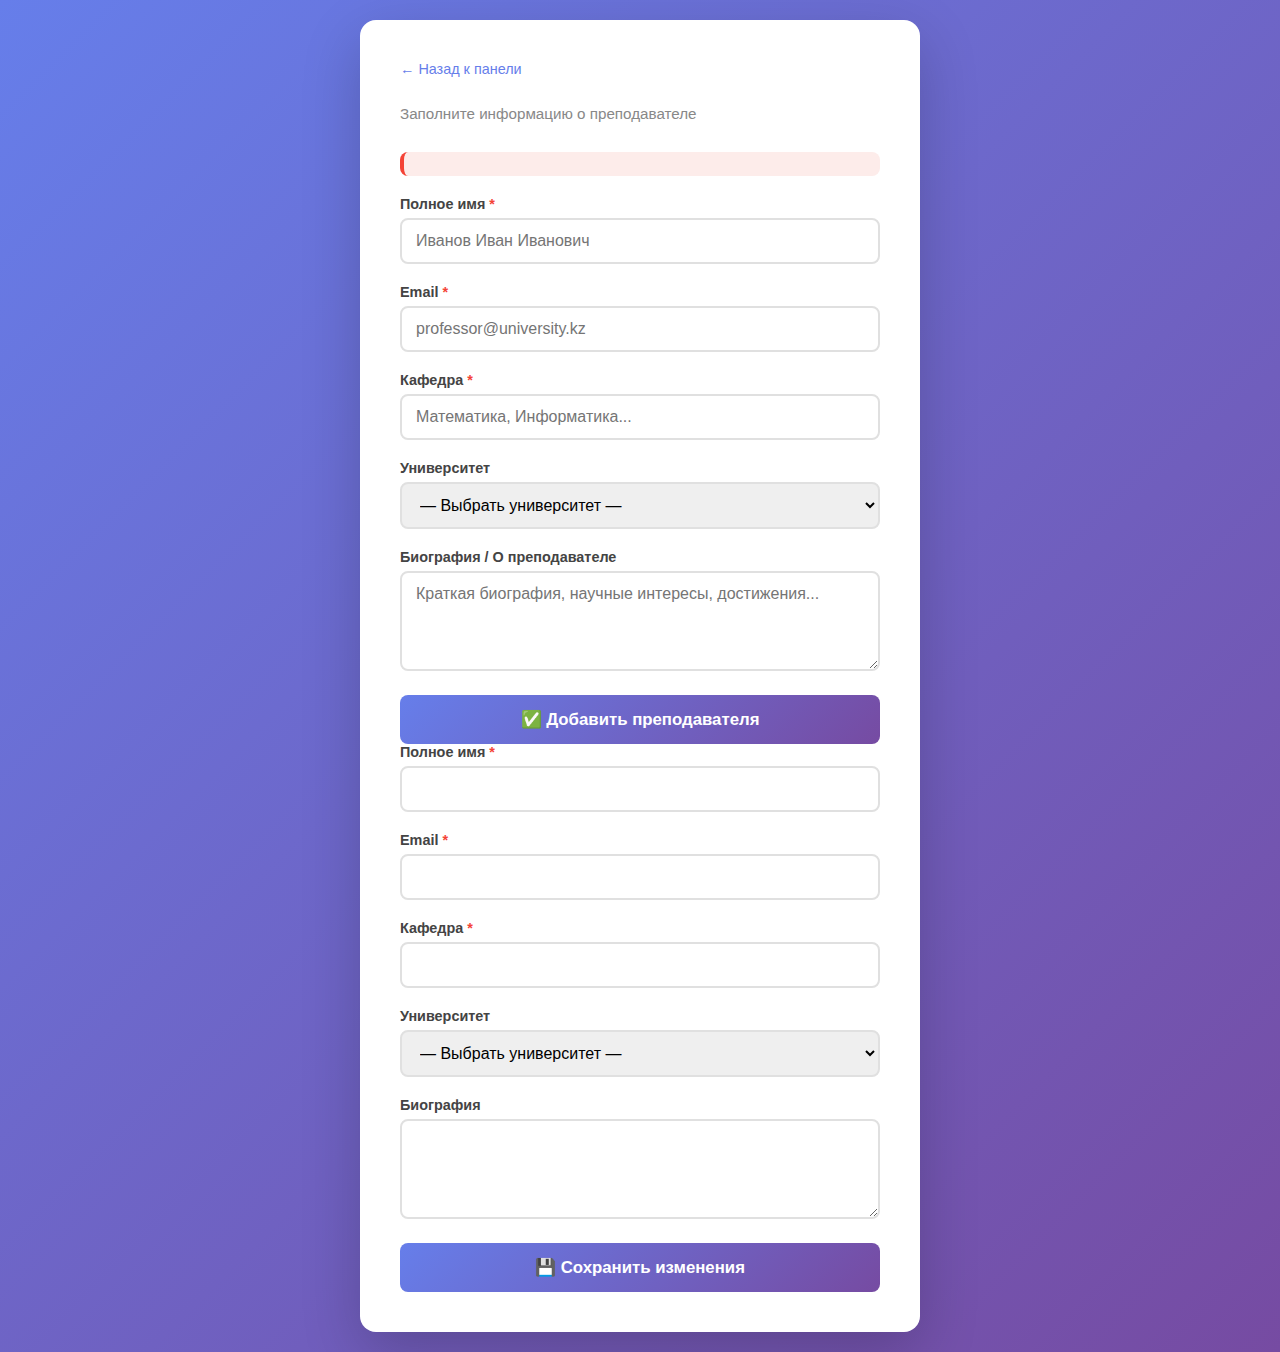
<file: src/main/resources/templates/admin-professor-form.html>
<!DOCTYPE html>
<html lang="ru" xmlns:th="http://www.thymeleaf.org">
<head>
    <meta charset="UTF-8">
    <meta name="viewport" content="width=device-width, initial-scale=1.0">
    <title th:text="${professor != null ? 'Редактировать преподавателя' : 'Добавить преподавателя'}">Преподаватель</title>
    <style>
        * { margin: 0; padding: 0; box-sizing: border-box; }
        body { font-family: 'Segoe UI', sans-serif; background: linear-gradient(135deg, #667eea 0%, #764ba2 100%); min-height: 100vh; display: flex; align-items: center; justify-content: center; padding: 20px; }
        .card { background: white; border-radius: 16px; padding: 40px; width: 100%; max-width: 560px; box-shadow: 0 20px 60px rgba(0,0,0,0.2); }
        .card-title { font-size: 1.6em; font-weight: 700; color: #333; margin-bottom: 8px; }
        .card-subtitle { color: #888; margin-bottom: 30px; font-size: 0.95em; }
        .form-group { margin-bottom: 20px; }
        label { display: block; font-weight: 600; color: #444; margin-bottom: 6px; font-size: 0.9em; }
        input, select, textarea {
            width: 100%; padding: 12px 14px; border: 2px solid #e0e0e0; border-radius: 8px;
            font-size: 1em; font-family: inherit; transition: border-color 0.2s;
        }
        input:focus, select:focus, textarea:focus { outline: none; border-color: #667eea; }
        textarea { height: 100px; resize: vertical; }
        .btn-submit {
            width: 100%; padding: 14px; background: linear-gradient(135deg, #667eea, #764ba2);
            color: white; border: none; border-radius: 8px; font-size: 1.05em;
            font-weight: 600; cursor: pointer; transition: transform 0.2s;
        }
        .btn-submit:hover { transform: translateY(-2px); }
        .btn-back { display: inline-block; margin-bottom: 20px; color: #667eea; text-decoration: none; font-size: 0.9em; }
        .btn-back:hover { text-decoration: underline; }
        .alert-error { padding: 12px 16px; background: #fdecea; color: #c62828; border-radius: 8px; border-left: 4px solid #f44336; margin-bottom: 20px; }
        .required { color: #f44336; }
    </style>
</head>
<body>
<div class="card">
    <a href="/admin/dashboard" class="btn-back">← Назад к панели</a>

    <div class="card-title" th:text="${professor != null ? '✏️ Редактировать преподавателя' : '👨‍🏫 Добавить преподавателя'}"></div>
    <div class="card-subtitle">Заполните информацию о преподавателе</div>

    <div th:if="${error}" class="alert-error" th:text="${error}"></div>

    <!-- Форма создания -->
    <form th:if="${professor == null}" action="/admin/professors" method="post">
        <div class="form-group">
            <label>Полное имя <span class="required">*</span></label>
            <input type="text" name="name" placeholder="Иванов Иван Иванович" required />
        </div>
        <div class="form-group">
            <label>Email <span class="required">*</span></label>
            <input type="email" name="email" placeholder="professor@university.kz" required />
        </div>
        <div class="form-group">
            <label>Кафедра <span class="required">*</span></label>
            <input type="text" name="department" placeholder="Математика, Информатика..." required />
        </div>
        <div class="form-group">
            <label>Университет</label>
            <select name="universityId">
                <option value="">— Выбрать университет —</option>
                <option th:each="u : ${universities}" th:value="${u.id}" th:text="${u.name}"></option>
            </select>
        </div>
        <div class="form-group">
            <label>Биография / О преподавателе</label>
            <textarea name="bio" placeholder="Краткая биография, научные интересы, достижения..."></textarea>
        </div>
        <button type="submit" class="btn-submit">✅ Добавить преподавателя</button>
    </form>

    <!-- Форма редактирования -->
    <form th:if="${professor != null}" th:action="@{/admin/professors/{id}(id=${professor.id})}" method="post">
        <div class="form-group">
            <label>Полное имя <span class="required">*</span></label>
            <input type="text" name="name" th:value="${professor.name}" required />
        </div>
        <div class="form-group">
            <label>Email <span class="required">*</span></label>
            <input type="email" name="email" th:value="${professor.email}" required />
        </div>
        <div class="form-group">
            <label>Кафедра <span class="required">*</span></label>
            <input type="text" name="department" th:value="${professor.department}" required />
        </div>
        <div class="form-group">
            <label>Университет</label>
            <select name="universityId">
                <option value="">— Выбрать университет —</option>
                <option th:each="u : ${universities}"
                        th:value="${u.id}"
                        th:text="${u.name}"
                        th:selected="${professor.university != null && professor.university.id == u.id}">
                </option>
            </select>
        </div>
        <div class="form-group">
            <label>Биография</label>
            <textarea name="bio" th:text="${professor.bio}"></textarea>
        </div>
        <button type="submit" class="btn-submit">💾 Сохранить изменения</button>
    </form>
</div>
</body>
</html>
</file>
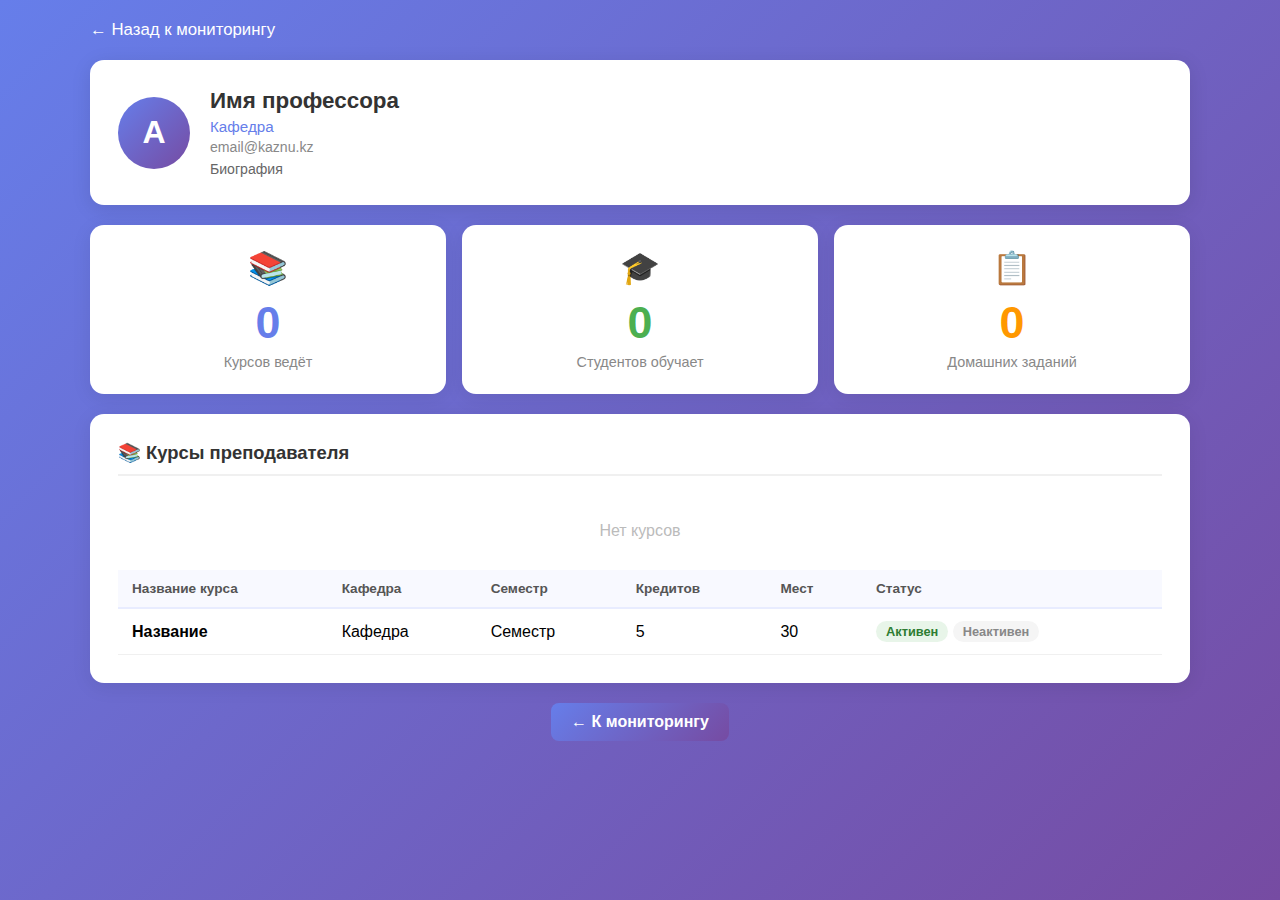
<file: src/main/resources/templates/admin-professor-stats.html>
<!DOCTYPE html>
<html lang="ru" xmlns:th="http://www.thymeleaf.org">
<head>
    <meta charset="UTF-8">
    <title th:text="${professor.name} + ' — Статистика'">Статистика профессора</title>
    <style>
        * { margin: 0; padding: 0; box-sizing: border-box; }
        body { font-family: 'Segoe UI', sans-serif; background: linear-gradient(135deg, #667eea 0%, #764ba2 100%); min-height: 100vh; padding: 20px; }
        .container { max-width: 1100px; margin: 0 auto; }
        .back-link { display: inline-block; margin-bottom: 20px; color: white; text-decoration: none; font-size: 1.05em; }
        .back-link:hover { text-decoration: underline; }
        .header-card { background: white; border-radius: 14px; padding: 28px; box-shadow: 0 4px 20px rgba(0,0,0,0.1); margin-bottom: 20px; display: flex; align-items: center; gap: 20px; }
        .avatar { width: 72px; height: 72px; border-radius: 50%; background: linear-gradient(135deg, #667eea, #764ba2); color: white; display: flex; align-items: center; justify-content: center; font-size: 2em; font-weight: 700; flex-shrink: 0; }
        .prof-name { font-size: 1.4em; font-weight: 700; color: #333; margin-bottom: 4px; }
        .prof-dept { color: #667eea; font-size: 0.95em; margin-bottom: 4px; }
        .prof-email { color: #888; font-size: 0.88em; }
        .stats-grid { display: grid; grid-template-columns: repeat(3, 1fr); gap: 16px; margin-bottom: 20px; }
        .stat-card { background: white; border-radius: 14px; padding: 24px; box-shadow: 0 4px 20px rgba(0,0,0,0.08); text-align: center; }
        .stat-icon { font-size: 2em; margin-bottom: 10px; }
        .stat-number { font-size: 2.8em; font-weight: 800; color: #667eea; }
        .stat-number.green { color: #4CAF50; }
        .stat-number.orange { color: #ff9800; }
        .stat-label { color: #888; font-size: 0.9em; margin-top: 6px; }
        .card { background: white; border-radius: 14px; padding: 28px; box-shadow: 0 4px 20px rgba(0,0,0,0.08); margin-bottom: 20px; }
        .card h2 { color: #333; font-size: 1.15em; margin-bottom: 16px; padding-bottom: 10px; border-bottom: 2px solid #f0f0f0; }
        table { width: 100%; border-collapse: collapse; }
        th { background: #f8f9ff; padding: 11px 14px; text-align: left; font-size: 0.85em; font-weight: 600; color: #555; border-bottom: 2px solid #e8ecff; }
        td { padding: 12px 14px; border-bottom: 1px solid #f0f0f0; }
        tr:hover td { background: #fafbff; }
        .badge { display: inline-block; padding: 3px 10px; border-radius: 20px; font-size: 0.8em; font-weight: 600; }
        .badge-active { background: #e8f5e9; color: #2e7d32; }
        .empty { text-align: center; padding: 30px; color: #bbb; }
        .btn { padding: 10px 20px; border-radius: 8px; text-decoration: none; font-weight: 600; display: inline-block; }
        .btn-primary { background: linear-gradient(135deg, #667eea, #764ba2); color: white; }
    </style>
</head>
<body>
<div class="container">
    <a href="/admin/professors/monitor" class="back-link">← Назад к мониторингу</a>

    <!-- Заголовок профессора -->
    <div class="header-card">
        <div class="avatar" th:text="${#strings.substring(professor.name, 0, 1)}">А</div>
        <div>
            <div class="prof-name" th:text="${professor.name}">Имя профессора</div>
            <div class="prof-dept" th:text="${professor.department}">Кафедра</div>
            <div class="prof-email" th:text="${professor.email}">email@kaznu.kz</div>
            <div th:if="${professor.bio != null}" style="color:#666; font-size:0.88em; margin-top:6px;" th:text="${professor.bio}">Биография</div>
        </div>
    </div>

    <!-- Статистика -->
    <div class="stats-grid">
        <div class="stat-card">
            <div class="stat-icon">📚</div>
            <div class="stat-number" th:text="${#lists.size(courses)}">0</div>
            <div class="stat-label">Курсов ведёт</div>
        </div>
        <div class="stat-card">
            <div class="stat-icon">🎓</div>
            <div class="stat-number green" th:text="${totalStudents}">0</div>
            <div class="stat-label">Студентов обучает</div>
        </div>
        <div class="stat-card">
            <div class="stat-icon">📋</div>
            <div class="stat-number orange" th:text="${totalHomeworks}">0</div>
            <div class="stat-label">Домашних заданий</div>
        </div>
    </div>

    <!-- Список курсов -->
    <div class="card">
        <h2>📚 Курсы преподавателя</h2>
        <div th:if="${#lists.isEmpty(courses)}" class="empty">Нет курсов</div>
        <table th:if="${!#lists.isEmpty(courses)}">
            <thead>
                <tr>
                    <th>Название курса</th>
                    <th>Кафедра</th>
                    <th>Семестр</th>
                    <th>Кредитов</th>
                    <th>Мест</th>
                    <th>Статус</th>
                </tr>
            </thead>
            <tbody>
                <tr th:each="course : ${courses}">
                    <td style="font-weight:600;" th:text="${course.title}">Название</td>
                    <td th:text="${course.department}">Кафедра</td>
                    <td th:text="${course.semester}">Семестр</td>
                    <td th:text="${course.credits != null ? course.credits : '—'}">5</td>
                    <td th:text="${course.maxStudents != null ? course.maxStudents : '—'}">30</td>
                    <td>
                        <span class="badge badge-active" th:if="${course.active}">Активен</span>
                        <span class="badge" style="background:#f5f5f5;color:#888;" th:if="${!course.active}">Неактивен</span>
                    </td>
                </tr>
            </tbody>
        </table>
    </div>

    <div style="text-align:center;">
        <a href="/admin/professors/monitor" class="btn btn-primary">← К мониторингу</a>
    </div>
</div>
</body>
</html>
</file>
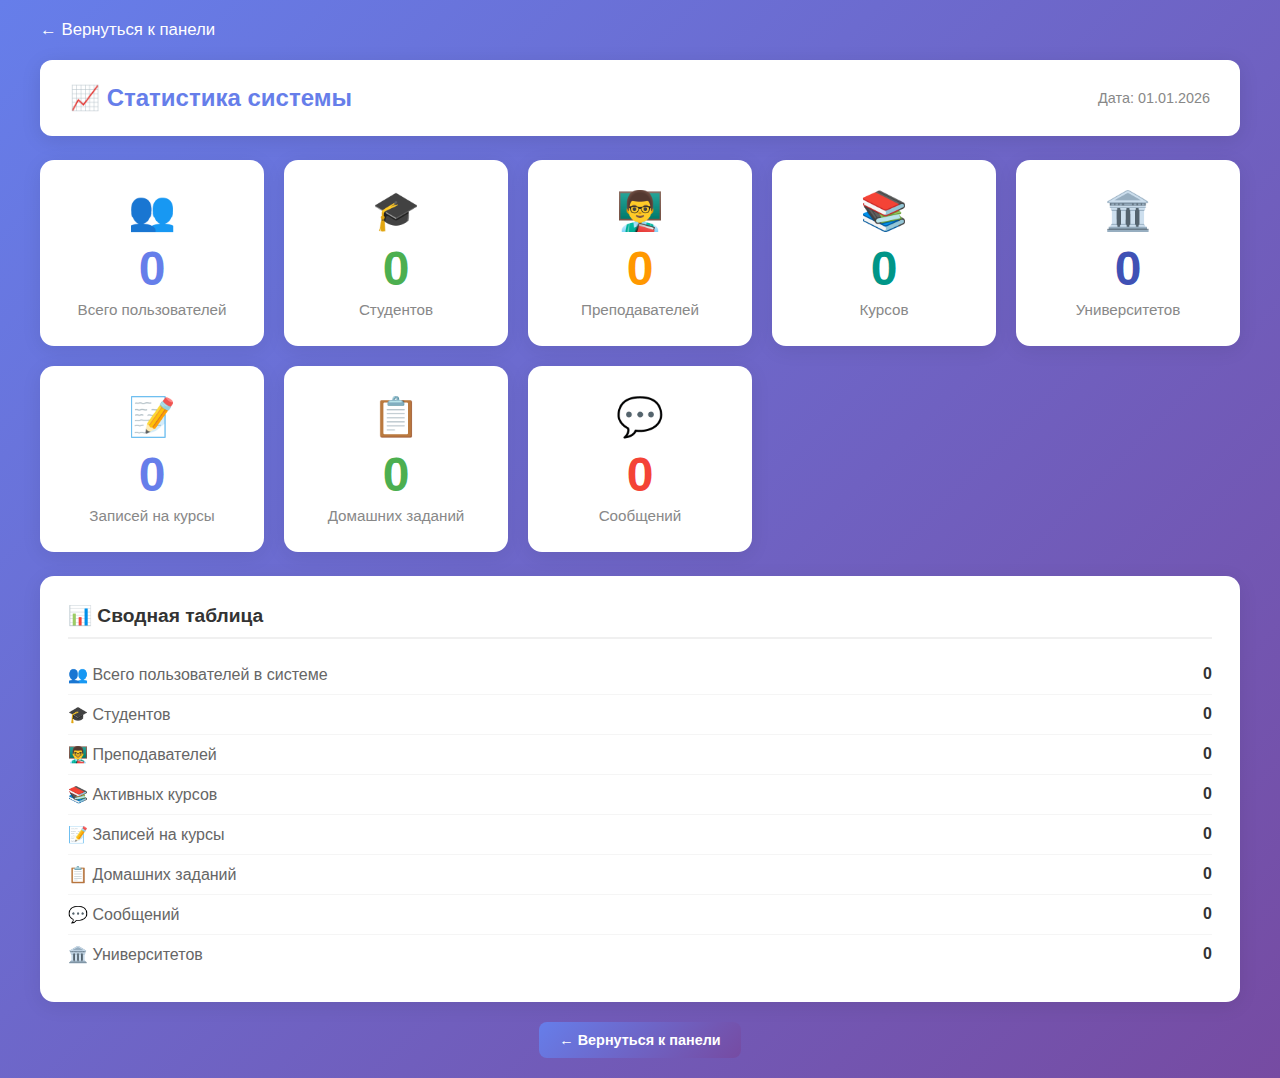
<file: src/main/resources/templates/admin-statistics.html>
<!DOCTYPE html>
<html lang="ru" xmlns:th="http://www.thymeleaf.org">
<head>
    <meta charset="UTF-8">
    <title>Статистика системы</title>
    <style>
        * { margin: 0; padding: 0; box-sizing: border-box; }
        body { font-family: 'Segoe UI', sans-serif; background: linear-gradient(135deg, #667eea 0%, #764ba2 100%); min-height: 100vh; padding: 20px; }
        .container { max-width: 1200px; margin: 0 auto; }
        .back-link { display: inline-block; margin-bottom: 20px; color: white; text-decoration: none; font-size: 1.05em; }
        .back-link:hover { text-decoration: underline; }
        .header { background: white; padding: 24px 30px; border-radius: 12px; margin-bottom: 24px; box-shadow: 0 4px 20px rgba(0,0,0,0.1); display: flex; justify-content: space-between; align-items: center; }
        .header h1 { color: #667eea; font-size: 1.5em; }
        .grid { display: grid; grid-template-columns: repeat(auto-fit, minmax(220px, 1fr)); gap: 20px; margin-bottom: 24px; }
        .stat-card { background: white; border-radius: 14px; padding: 28px 24px; box-shadow: 0 4px 20px rgba(0,0,0,0.08); text-align: center; transition: transform 0.2s; }
        .stat-card:hover { transform: translateY(-4px); }
        .stat-icon { font-size: 2.4em; margin-bottom: 12px; }
        .stat-number { font-size: 3em; font-weight: 800; color: #667eea; line-height: 1; }
        .stat-label { color: #888; margin-top: 8px; font-size: 0.95em; font-weight: 500; }
        .stat-card.green .stat-number { color: #4CAF50; }
        .stat-card.orange .stat-number { color: #ff9800; }
        .stat-card.red .stat-number { color: #f44336; }
        .stat-card.teal .stat-number { color: #009688; }
        .stat-card.indigo .stat-number { color: #3f51b5; }
        .section { background: white; border-radius: 14px; padding: 28px; box-shadow: 0 4px 20px rgba(0,0,0,0.08); margin-bottom: 20px; }
        .section h2 { color: #333; font-size: 1.2em; margin-bottom: 16px; padding-bottom: 10px; border-bottom: 2px solid #f0f0f0; }
        .info-row { display: flex; justify-content: space-between; padding: 10px 0; border-bottom: 1px solid #f5f5f5; }
        .info-row:last-child { border-bottom: none; }
        .info-label { color: #666; }
        .info-value { font-weight: 700; color: #333; }
        .btn { padding: 10px 20px; border-radius: 8px; text-decoration: none; font-weight: 600; font-size: 0.9em; display: inline-block; }
        .btn-primary { background: linear-gradient(135deg, #667eea, #764ba2); color: white; }
    </style>
</head>
<body>
<div class="container">
    <a href="/admin/dashboard" class="back-link">← Вернуться к панели</a>

    <div class="header">
        <h1>📈 Статистика системы</h1>
        <span style="color:#888; font-size:0.9em;">Дата: <span th:text="${#temporals.format(#temporals.createNow(), 'dd.MM.yyyy HH:mm')}">01.01.2026</span></span>
    </div>

    <!-- Основная статистика -->
    <div class="grid">
        <div class="stat-card">
            <div class="stat-icon">👥</div>
            <div class="stat-number" th:text="${totalUsers}">0</div>
            <div class="stat-label">Всего пользователей</div>
        </div>
        <div class="stat-card green">
            <div class="stat-icon">🎓</div>
            <div class="stat-number" th:text="${totalStudents}">0</div>
            <div class="stat-label">Студентов</div>
        </div>
        <div class="stat-card orange">
            <div class="stat-icon">👨‍🏫</div>
            <div class="stat-number" th:text="${totalProfessors}">0</div>
            <div class="stat-label">Преподавателей</div>
        </div>
        <div class="stat-card teal">
            <div class="stat-icon">📚</div>
            <div class="stat-number" th:text="${totalCourses}">0</div>
            <div class="stat-label">Курсов</div>
        </div>
        <div class="stat-card indigo">
            <div class="stat-icon">🏛️</div>
            <div class="stat-number" th:text="${totalUniversities}">0</div>
            <div class="stat-label">Университетов</div>
        </div>
        <div class="stat-card">
            <div class="stat-icon">📝</div>
            <div class="stat-number" th:text="${totalEnrollments}">0</div>
            <div class="stat-label">Записей на курсы</div>
        </div>
        <div class="stat-card green">
            <div class="stat-icon">📋</div>
            <div class="stat-number" th:text="${totalHomeworks}">0</div>
            <div class="stat-label">Домашних заданий</div>
        </div>
        <div class="stat-card red">
            <div class="stat-icon">💬</div>
            <div class="stat-number" th:text="${totalMessages}">0</div>
            <div class="stat-label">Сообщений</div>
        </div>
    </div>

    <!-- Детали -->
    <div class="section">
        <h2>📊 Сводная таблица</h2>
        <div class="info-row">
            <span class="info-label">👥 Всего пользователей в системе</span>
            <span class="info-value" th:text="${totalUsers}">0</span>
        </div>
        <div class="info-row">
            <span class="info-label">🎓 Студентов</span>
            <span class="info-value" th:text="${totalStudents}">0</span>
        </div>
        <div class="info-row">
            <span class="info-label">👨‍🏫 Преподавателей</span>
            <span class="info-value" th:text="${totalProfessors}">0</span>
        </div>
        <div class="info-row">
            <span class="info-label">📚 Активных курсов</span>
            <span class="info-value" th:text="${totalCourses}">0</span>
        </div>
        <div class="info-row">
            <span class="info-label">📝 Записей на курсы</span>
            <span class="info-value" th:text="${totalEnrollments}">0</span>
        </div>
        <div class="info-row">
            <span class="info-label">📋 Домашних заданий</span>
            <span class="info-value" th:text="${totalHomeworks}">0</span>
        </div>
        <div class="info-row">
            <span class="info-label">💬 Сообщений</span>
            <span class="info-value" th:text="${totalMessages}">0</span>
        </div>
        <div class="info-row">
            <span class="info-label">🏛️ Университетов</span>
            <span class="info-value" th:text="${totalUniversities}">0</span>
        </div>
    </div>

    <div style="text-align:center; margin-top: 10px;">
        <a href="/admin/dashboard" class="btn btn-primary">← Вернуться к панели</a>
    </div>
</div>
</body>
</html>
</file>
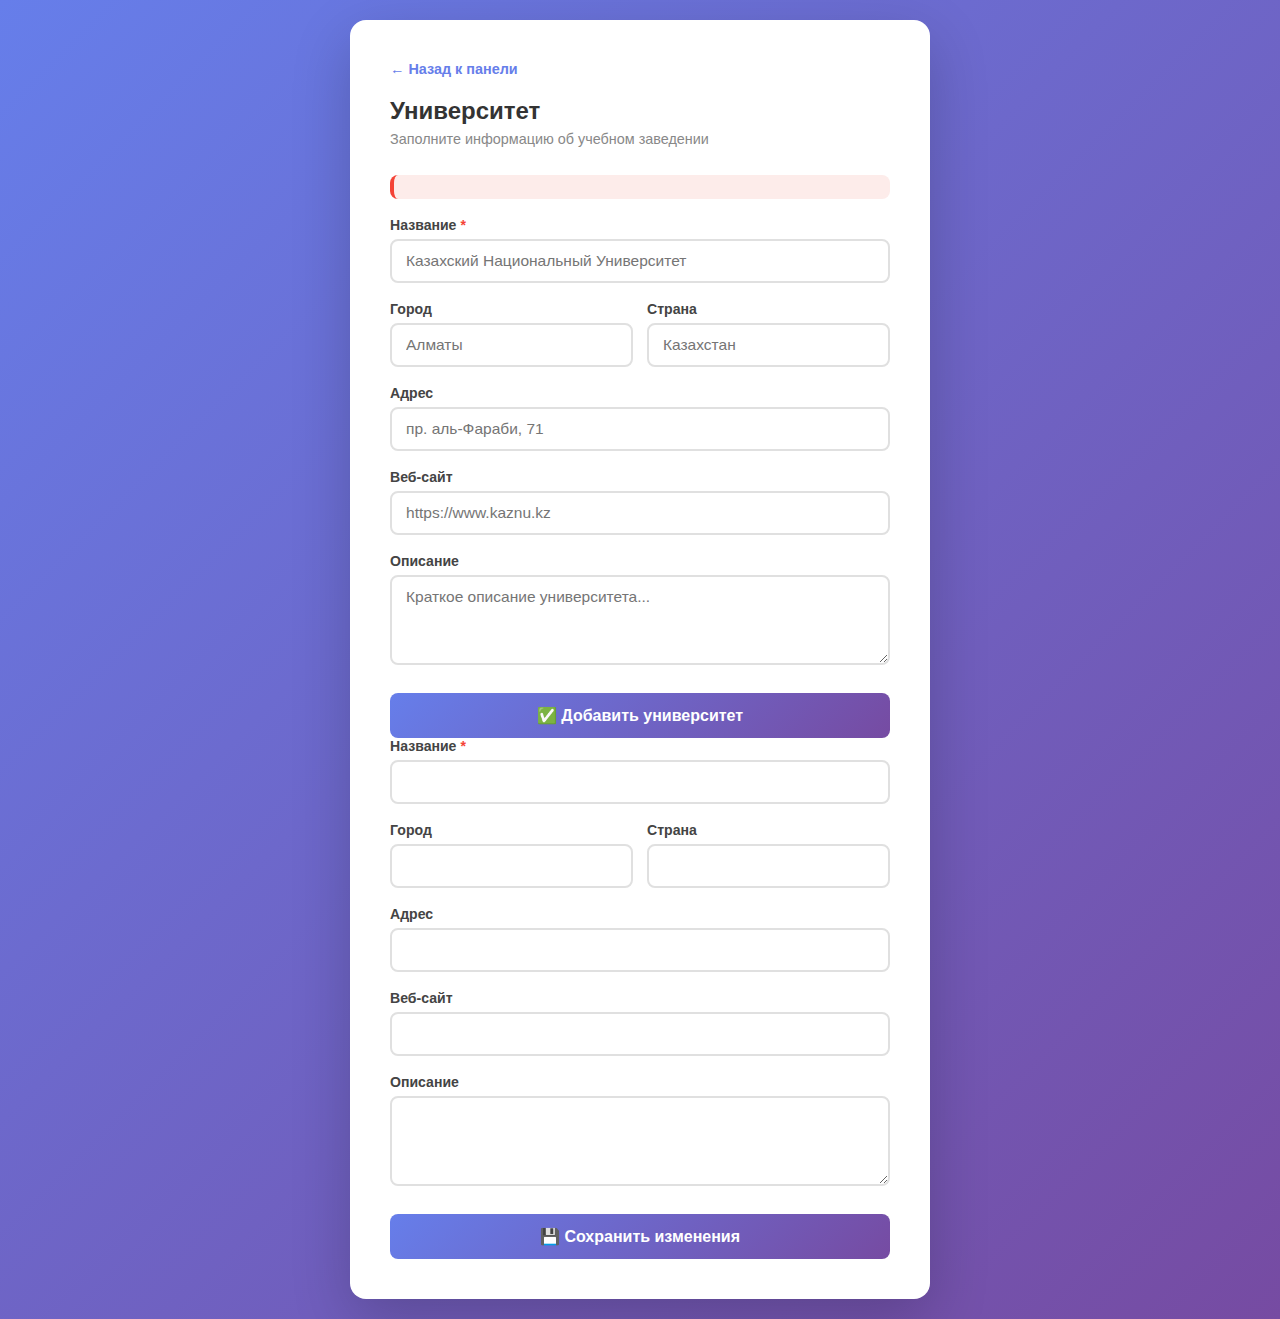
<file: src/main/resources/templates/admin-university-form.html>
<!DOCTYPE html>
<html lang="ru" xmlns:th="http://www.thymeleaf.org">
<head>
    <meta charset="UTF-8">
    <meta name="viewport" content="width=device-width, initial-scale=1.0">
    <title>Университет — Админ</title>
    <style>
        * { margin: 0; padding: 0; box-sizing: border-box; }
        body { font-family: 'Segoe UI', sans-serif; background: linear-gradient(135deg, #667eea 0%, #764ba2 100%); min-height: 100vh; display: flex; align-items: center; justify-content: center; padding: 20px; }
        .card { background: white; border-radius: 16px; padding: 40px; width: 100%; max-width: 580px; box-shadow: 0 20px 60px rgba(0,0,0,0.2); }
        .back { display: inline-block; margin-bottom: 20px; color: #667eea; text-decoration: none; font-size: 0.9em; font-weight: 600; }
        .back:hover { text-decoration: underline; }
        h2 { font-size: 1.5em; color: #333; margin-bottom: 6px; }
        .subtitle { color: #888; font-size: 0.9em; margin-bottom: 28px; }
        .form-group { margin-bottom: 18px; }
        label { display: block; font-weight: 600; color: #444; margin-bottom: 6px; font-size: 0.88em; }
        input, textarea { width: 100%; padding: 11px 14px; border: 2px solid #e0e0e0; border-radius: 8px; font-size: 0.97em; font-family: inherit; transition: border-color 0.2s; }
        input:focus, textarea:focus { outline: none; border-color: #667eea; }
        textarea { height: 90px; resize: vertical; }
        .row { display: grid; grid-template-columns: 1fr 1fr; gap: 14px; }
        .required { color: #f44336; }
        .btn { width: 100%; padding: 13px; background: linear-gradient(135deg, #667eea, #764ba2); color: white; border: none; border-radius: 8px; font-size: 1em; font-weight: 600; cursor: pointer; margin-top: 6px; }
        .btn:hover { opacity: 0.9; }
        .alert-error { padding: 12px 16px; background: #fdecea; color: #c62828; border-radius: 8px; border-left: 4px solid #f44336; margin-bottom: 18px; font-size: 0.9em; }
    </style>
</head>
<body>
<div class="card">
    <a href="/admin/dashboard" class="back">← Назад к панели</a>

    <h2 th:text="${university != null} ? '✏️ Редактировать университет' : '🏛 Добавить университет'">Университет</h2>
    <p class="subtitle">Заполните информацию об учебном заведении</p>

    <div th:if="${error}" class="alert-error" th:text="${error}"></div>

    <!-- ── СОЗДАНИЕ ── -->
    <form th:if="${university == null}" action="/admin/universities" method="post">
        <div class="form-group">
            <label>Название <span class="required">*</span></label>
            <input type="text" name="name" placeholder="Казахский Национальный Университет" required />
        </div>
        <div class="row">
            <div class="form-group">
                <label>Город</label>
                <input type="text" name="city" placeholder="Алматы" />
            </div>
            <div class="form-group">
                <label>Страна</label>
                <input type="text" name="country" placeholder="Казахстан" />
            </div>
        </div>
        <div class="form-group">
            <label>Адрес</label>
            <input type="text" name="address" placeholder="пр. аль-Фараби, 71" />
        </div>
        <div class="form-group">
            <label>Веб-сайт</label>
            <input type="url" name="website" placeholder="https://www.kaznu.kz" />
        </div>
        <div class="form-group">
            <label>Описание</label>
            <textarea name="description" placeholder="Краткое описание университета..."></textarea>
        </div>
        <button type="submit" class="btn">✅ Добавить университет</button>
    </form>

    <!-- ── РЕДАКТИРОВАНИЕ ── -->
    <form th:if="${university != null}" th:action="@{/admin/universities/{id}(id=${university.id})}" method="post">
        <div class="form-group">
            <label>Название <span class="required">*</span></label>
            <input type="text" name="name" th:value="${university.name}" required />
        </div>
        <div class="row">
            <div class="form-group">
                <label>Город</label>
                <input type="text" name="city" th:value="${university.city}" />
            </div>
            <div class="form-group">
                <label>Страна</label>
                <input type="text" name="country" th:value="${university.country}" />
            </div>
        </div>
        <div class="form-group">
            <label>Адрес</label>
            <input type="text" name="address" th:value="${university.address}" />
        </div>
        <div class="form-group">
            <label>Веб-сайт</label>
            <input type="url" name="website" th:value="${university.website}" />
        </div>
        <div class="form-group">
            <label>Описание</label>
            <textarea name="description" th:text="${university.description}"></textarea>
        </div>
        <button type="submit" class="btn">💾 Сохранить изменения</button>
    </form>
</div>
</body>
</html>
</file>
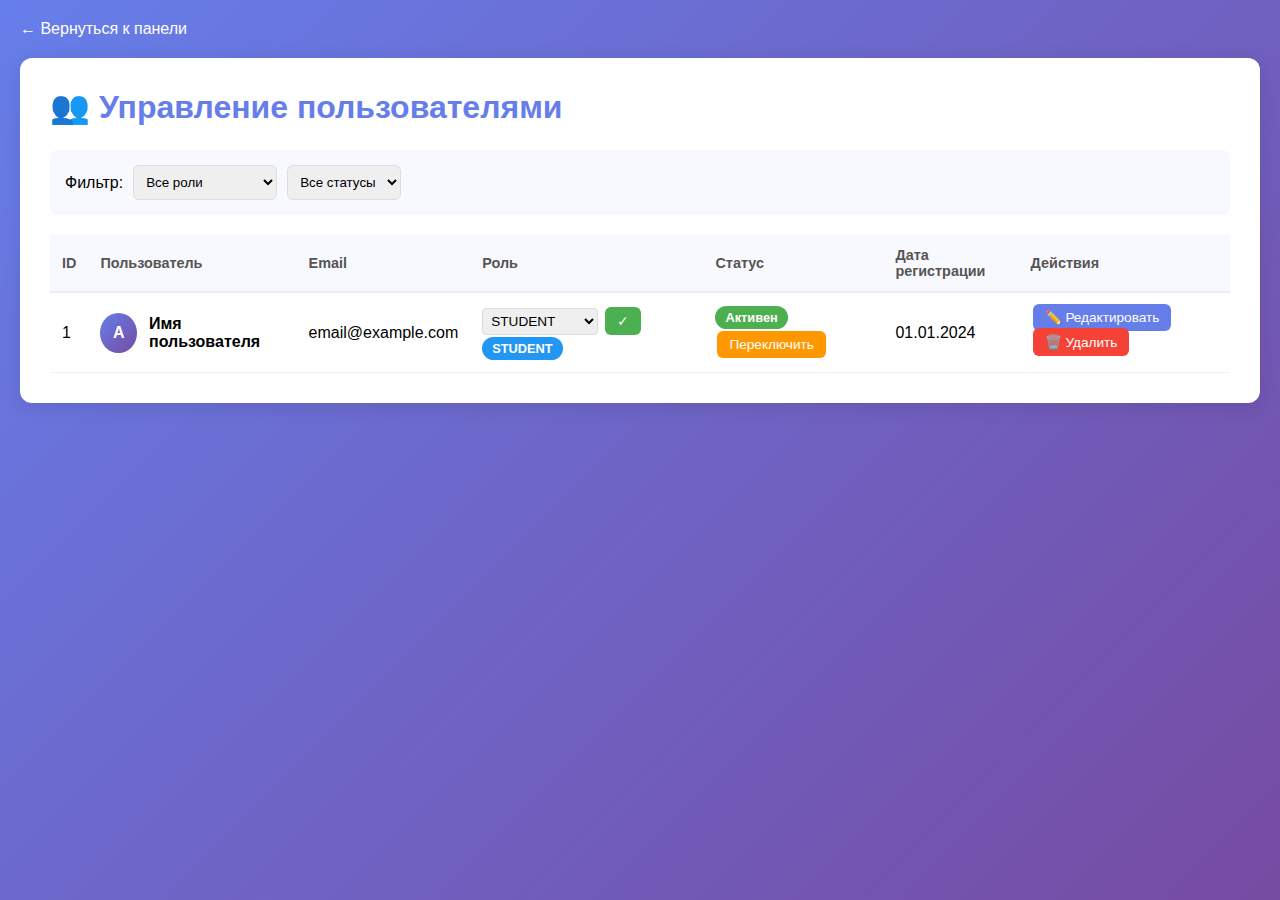
<file: src/main/resources/templates/admin-users.html>
<!DOCTYPE html>
<html lang="ru" xmlns:th="http://www.thymeleaf.org">
<head>
    <meta charset="UTF-8">
    <title>Управление пользователями</title>
    <style>
        * { margin: 0; padding: 0; box-sizing: border-box; }
        body { font-family: 'Segoe UI', sans-serif; background: linear-gradient(135deg, #667eea 0%, #764ba2 100%); min-height: 100vh; padding: 20px; }
        .container { max-width: 1400px; margin: 0 auto; }
        .back-link { display: inline-block; margin-bottom: 20px; color: white; text-decoration: none; }
        .card { background: white; padding: 30px; border-radius: 12px; box-shadow: 0 4px 20px rgba(0,0,0,0.1); }
        h1 { color: #667eea; margin-bottom: 24px; }
        .filter-bar { background: #f8f9ff; padding: 15px; border-radius: 8px; margin-bottom: 20px; display: flex; gap: 10px; align-items: center; }
        .filter-bar select { padding: 8px; border: 1px solid #ddd; border-radius: 6px; }
        table { width: 100%; border-collapse: collapse; }
        th { background: #f8f9ff; padding: 12px; text-align: left; font-weight: 600; color: #555; font-size: 0.9em; border-bottom: 2px solid #e8ecff; }
        td { padding: 12px; border-bottom: 1px solid #f0f0f0; }
        tr:hover td { background: #fafbff; }
        .user-info { display: flex; align-items: center; }
        .user-avatar { width: 40px; height: 40px; border-radius: 50%; background: linear-gradient(135deg, #667eea, #764ba2); color: white; display: flex; align-items: center; justify-content: center; font-weight: bold; margin-right: 12px; }
        .badge { padding: 4px 10px; border-radius: 12px; font-size: 0.8em; font-weight: 600; display: inline-block; }
        .badge-admin { background: #f44336; color: white; }
        .badge-professor { background: #4CAF50; color: white; }
        .badge-student { background: #2196F3; color: white; }
        .badge-active { background: #4CAF50; color: white; }
        .badge-inactive { background: #9e9e9e; color: white; }
        .btn { padding: 6px 12px; border: none; border-radius: 6px; cursor: pointer; text-decoration: none; font-size: 0.85em; margin: 2px; }
        .btn-primary { background: #667eea; color: white; }
        .btn-success { background: #4CAF50; color: white; }
        .btn-warning { background: #ff9800; color: white; }
        .btn-danger { background: #f44336; color: white; }
        .role-form { display: inline-flex; gap: 5px; align-items: center; }
        .role-form select { padding: 4px; border: 1px solid #ddd; border-radius: 4px; font-size: 0.85em; }
    </style>
</head>
<body>
<div class="container">
    <a href="/admin/dashboard" class="back-link">← Вернуться к панели</a>

    <div class="card">
        <h1>👥 Управление пользователями</h1>

        <!-- Фильтры -->
        <div class="filter-bar">
            <span>Фильтр:</span>
            <select onchange="filterByRole(this.value)">
                <option value="all">Все роли</option>
                <option value="ADMIN">Администраторы</option>
                <option value="PROFESSOR">Профессора</option>
                <option value="STUDENT">Студенты</option>
            </select>
            <select onchange="filterByStatus(this.value)">
                <option value="all">Все статусы</option>
                <option value="active">Активные</option>
                <option value="inactive">Неактивные</option>
            </select>
        </div>

        <table>
            <thead>
                <tr>
                    <th>ID</th>
                    <th>Пользователь</th>
                    <th>Email</th>
                    <th>Роль</th>
                    <th>Статус</th>
                    <th>Дата регистрации</th>
                    <th>Действия</th>
                </tr>
            </thead>
            <tbody>
                <tr th:each="user : ${users}" th:data-role="${user.role}" th:data-status="${user.enabled ? 'active' : 'inactive'}">
                    <td th:text="${user.id}">1</td>
                    <td>
                        <div class="user-info">
                            <div class="user-avatar" th:text="${#strings.substring(user.name, 0, 1)}">A</div>
                            <strong th:text="${user.name}">Имя пользователя</strong>
                        </div>
                    </td>
                    <td th:text="${user.email}">email@example.com</td>
                    <td>
                        <!-- Форма изменения роли -->
                        <form th:action="@{/admin/users/{id}/assign-role(id=${user.id})}" method="post" class="role-form">
                            <select name="role" th:value="${user.role}">
                                <option value="STUDENT" th:selected="${user.role == 'STUDENT'}">STUDENT</option>
                                <option value="PROFESSOR" th:selected="${user.role == 'PROFESSOR'}">PROFESSOR</option>
                                <option value="ADMIN" th:selected="${user.role == 'ADMIN'}">ADMIN</option>
                            </select>
                            <button type="submit" class="btn btn-success">✓</button>
                        </form>
                        <span class="badge badge-student"
                              th:classappend="${user.role == 'ADMIN'} ? 'badge-admin' : (${user.role == 'PROFESSOR'} ? 'badge-professor' : '')"
                              th:text="${user.role}">STUDENT</span>
                    </td>
                    <td>
                        <form th:action="@{/admin/users/{id}/toggle-status(id=${user.id})}" method="post" style="display: inline;">
                            <span class="badge badge-active"
                                  th:classappend="${!user.enabled} ? 'badge-inactive' : ''"
                                  th:text="${user.enabled ? 'Активен' : 'Заблокирован'}">Активен</span>
                            <button type="submit" class="btn btn-warning">
                                <span th:text="${user.enabled ? '🔒 Блокировать' : '🔓 Активировать'}">Переключить</span>
                            </button>
                        </form>
                    </td>
                    <td th:text="${user.registrationDate != null ? #temporals.format(user.registrationDate, 'dd.MM.yyyy') : 'Н/Д'}">01.01.2024</td>
                    <td>
                        <a th:href="@{/admin/users/{id}/edit(id=${user.id})}" class="btn btn-primary">✏️ Редактировать</a>
                        <form th:action="@{/admin/users/{id}/delete(id=${user.id})}" method="post" style="display: inline;"
                              onsubmit="return confirm('Вы уверены?');">
                            <button type="submit" class="btn btn-danger">🗑️ Удалить</button>
                        </form>
                    </td>
                </tr>
            </tbody>
        </table>
    </div>
</div>

<script>
function filterByRole(role) {
    const rows = document.querySelectorAll('tbody tr');
    rows.forEach(row => {
        if (role === 'all' || row.dataset.role === role) {
            row.style.display = '';
        } else {
            row.style.display = 'none';
        }
    });
}

function filterByStatus(status) {
    const rows = document.querySelectorAll('tbody tr');
    rows.forEach(row => {
        if (status === 'all' || row.dataset.status === status) {
            row.style.display = '';
        } else {
            row.style.display = 'none';
        }
    });
}
</script>
</body>
</html>
</file>
